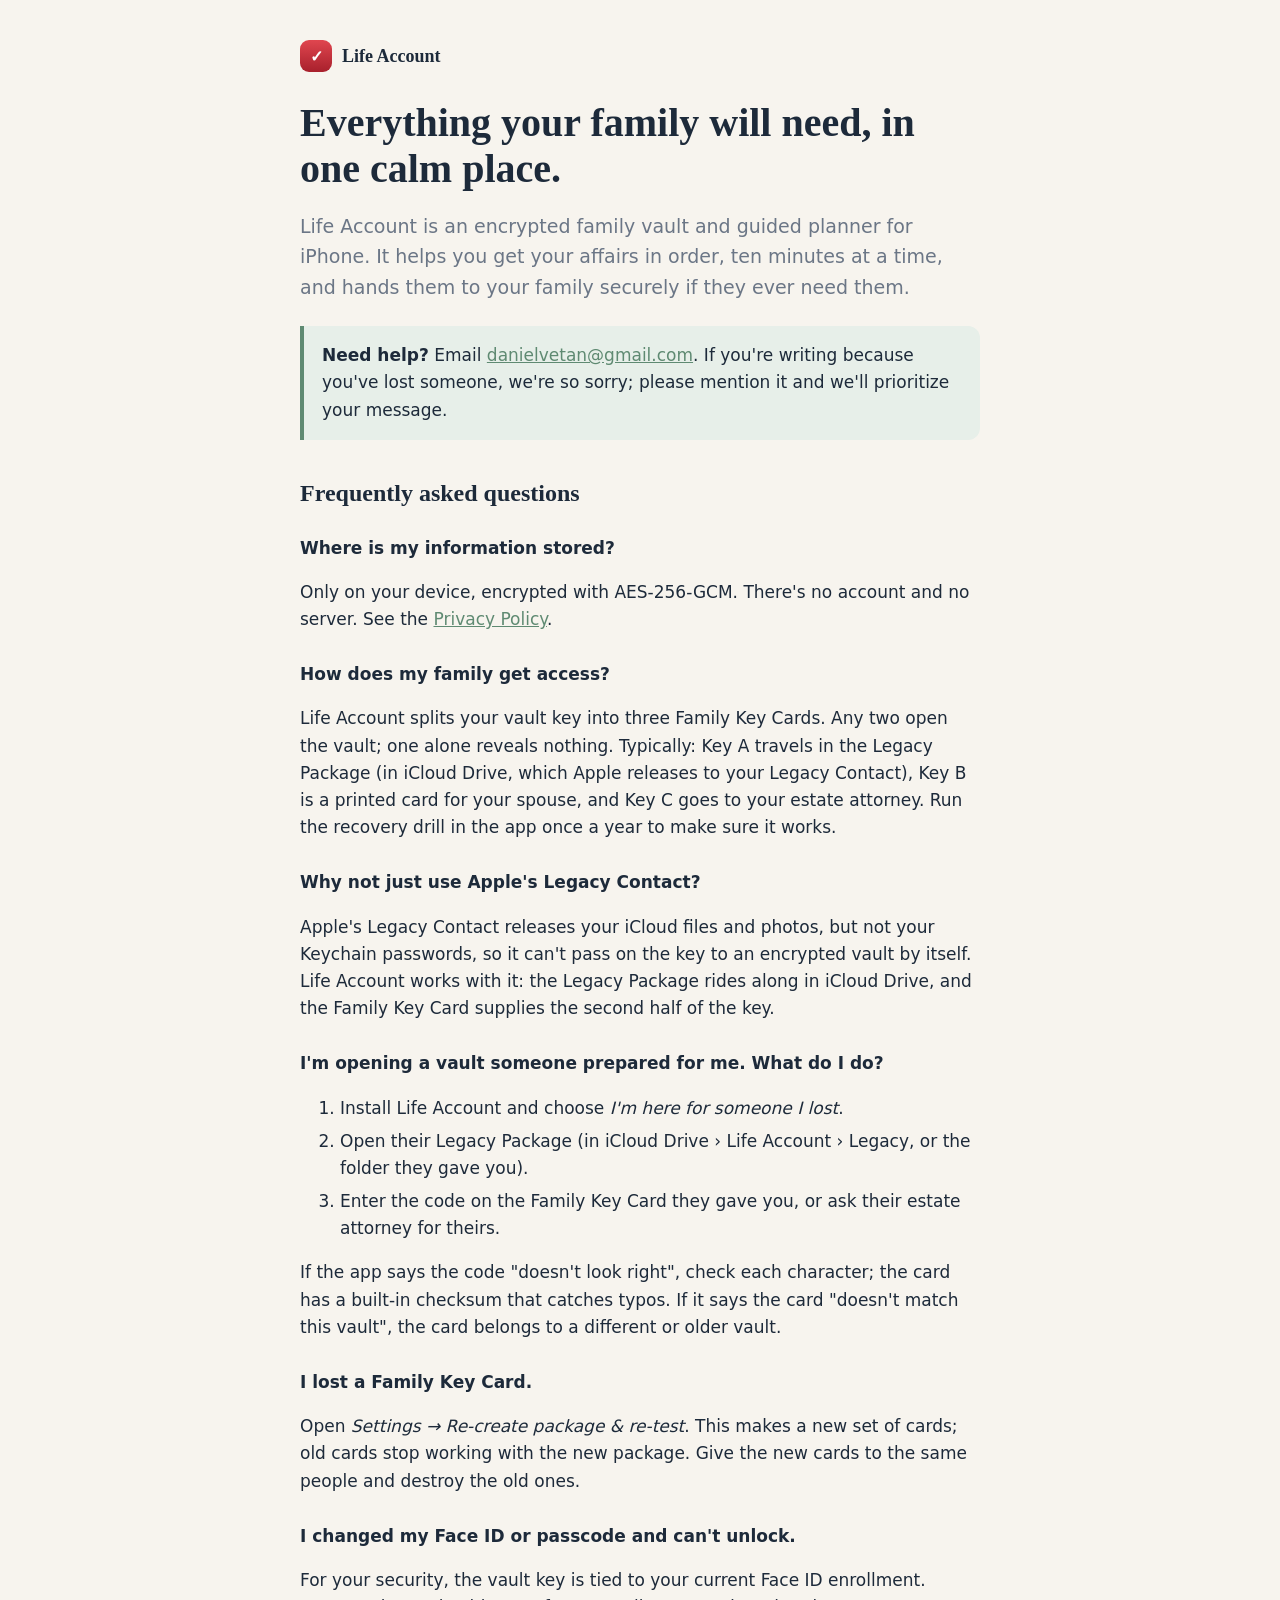
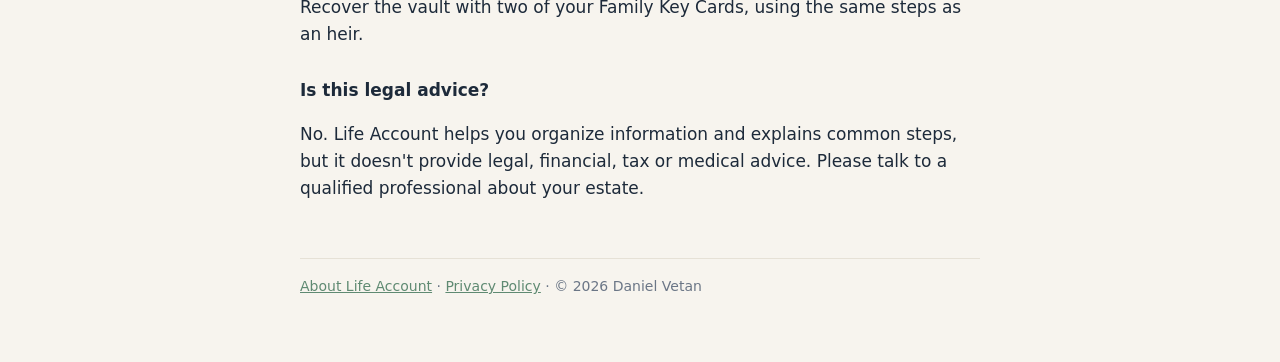
<file: index.html>
<!doctype html>
<html lang="en">
<head>
<meta charset="utf-8">
<meta name="viewport" content="width=device-width, initial-scale=1">
<title>Life Account — Support</title>
<link rel="stylesheet" href="style.css">
</head>
<body>
<main>
  <span class="brand"><span class="mark">✓</span> Life Account</span>
  <h1>Everything your family will need, in one calm place.</h1>
  <p class="lede">Life Account is an encrypted family vault and guided planner for iPhone. It helps you get your affairs in order, ten minutes at a time, and hands them to your family securely if they ever need them.</p>

  <div class="callout">
    <strong>Need help?</strong> Email <a href="mailto:danielvetan@gmail.com">danielvetan@gmail.com</a>. If you're writing because you've lost someone, we're so sorry; please mention it and we'll prioritize your message.
  </div>

  <h2>Frequently asked questions</h2>

  <h3>Where is my information stored?</h3>
  <p>Only on your device, encrypted with AES-256-GCM. There's no account and no server. See the <a href="privacy.html">Privacy Policy</a>.</p>

  <h3>How does my family get access?</h3>
  <p>Life Account splits your vault key into three Family Key Cards. Any two open the vault; one alone reveals nothing. Typically: Key A travels in the Legacy Package (in iCloud Drive, which Apple releases to your Legacy Contact), Key B is a printed card for your spouse, and Key C goes to your estate attorney. Run the recovery drill in the app once a year to make sure it works.</p>

  <h3>Why not just use Apple's Legacy Contact?</h3>
  <p>Apple's Legacy Contact releases your iCloud files and photos, but not your Keychain passwords, so it can't pass on the key to an encrypted vault by itself. Life Account works with it: the Legacy Package rides along in iCloud Drive, and the Family Key Card supplies the second half of the key.</p>

  <h3>I'm opening a vault someone prepared for me. What do I do?</h3>
  <ol>
    <li>Install Life Account and choose <em>I'm here for someone I lost</em>.</li>
    <li>Open their Legacy Package (in iCloud Drive › Life Account › Legacy, or the folder they gave you).</li>
    <li>Enter the code on the Family Key Card they gave you, or ask their estate attorney for theirs.</li>
  </ol>
  <p>If the app says the code "doesn't look right", check each character; the card has a built-in checksum that catches typos. If it says the card "doesn't match this vault", the card belongs to a different or older vault.</p>

  <h3>I lost a Family Key Card.</h3>
  <p>Open <em>Settings → Re-create package &amp; re-test</em>. This makes a new set of cards; old cards stop working with the new package. Give the new cards to the same people and destroy the old ones.</p>

  <h3>I changed my Face ID or passcode and can't unlock.</h3>
  <p>For your security, the vault key is tied to your current Face ID enrollment. Recover the vault with two of your Family Key Cards, using the same steps as an heir.</p>

  <h3>Is this legal advice?</h3>
  <p>No. Life Account helps you organize information and explains common steps, but it doesn't provide legal, financial, tax or medical advice. Please talk to a qualified professional about your estate.</p>

  <footer><a href="marketing.html">About Life Account</a> · <a href="privacy.html">Privacy Policy</a> · © 2026 Daniel Vetan</footer>
</main>
</body>
</html>
</file>
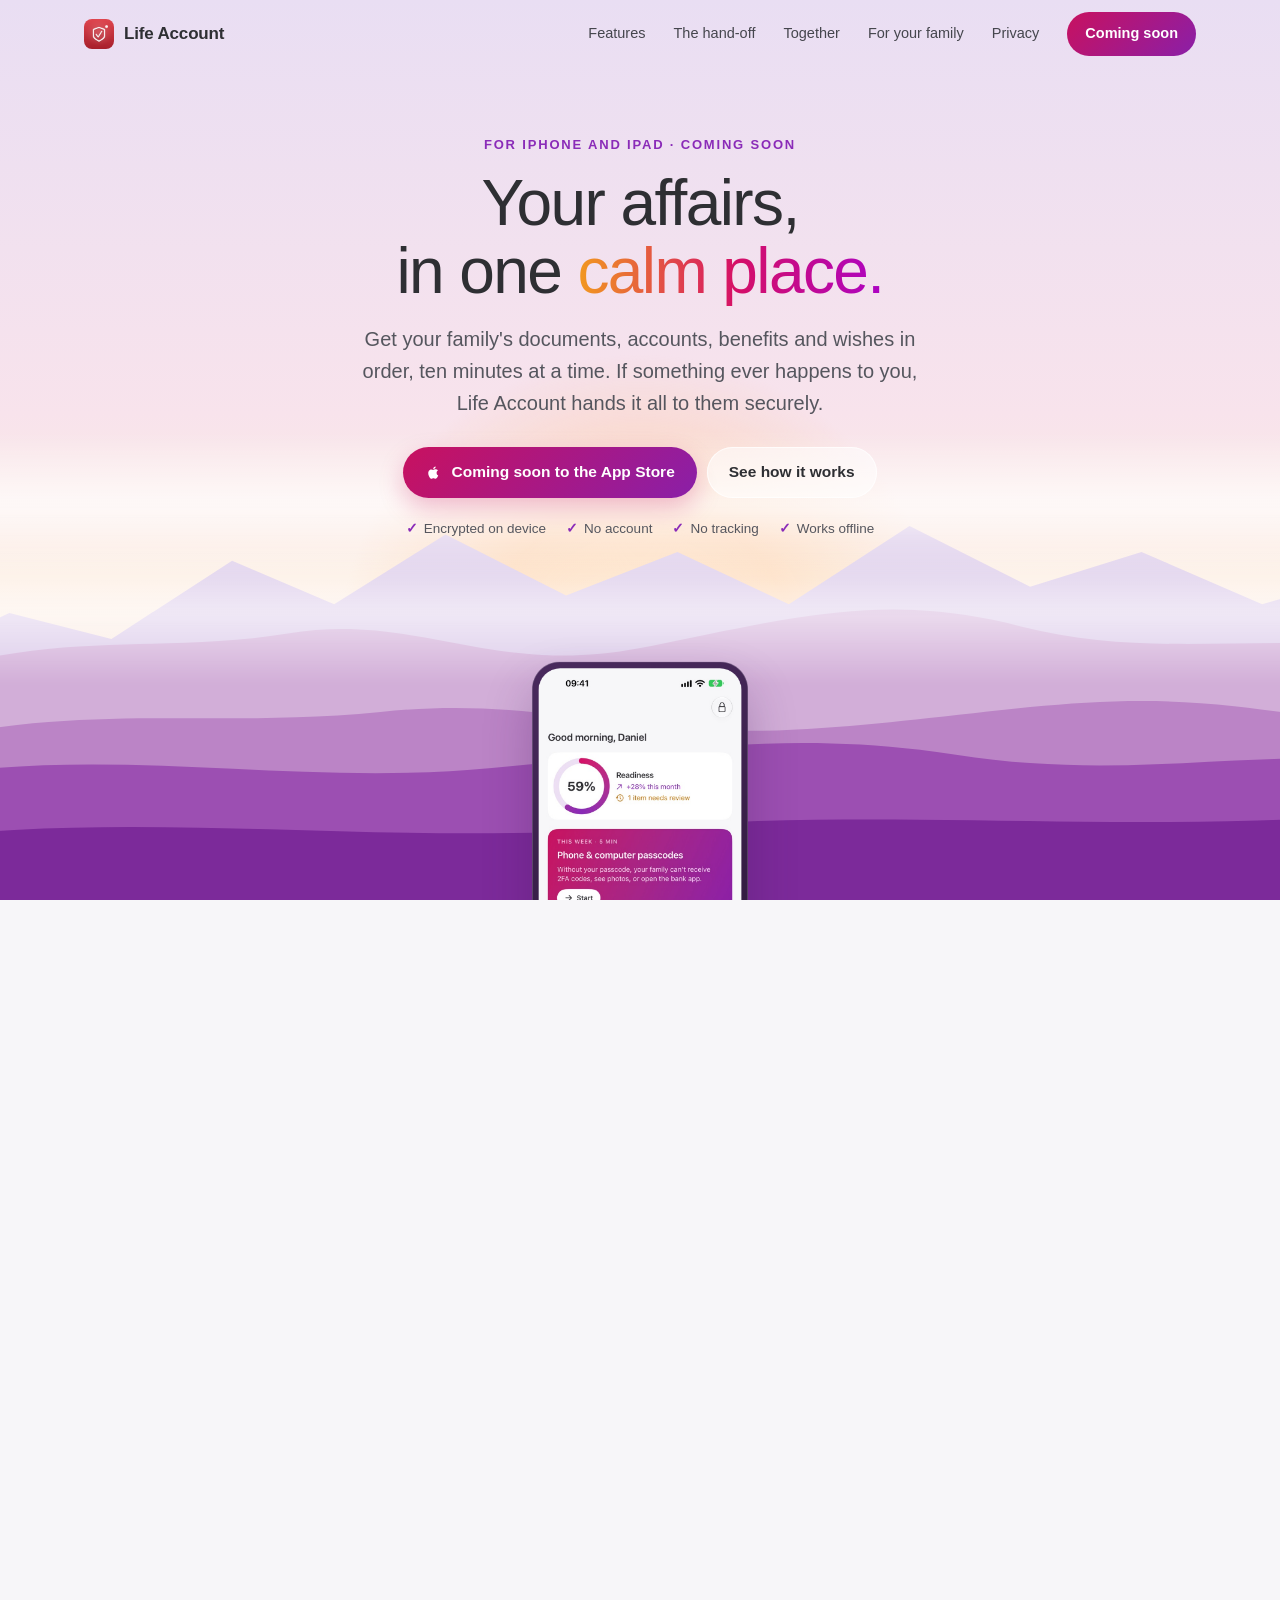
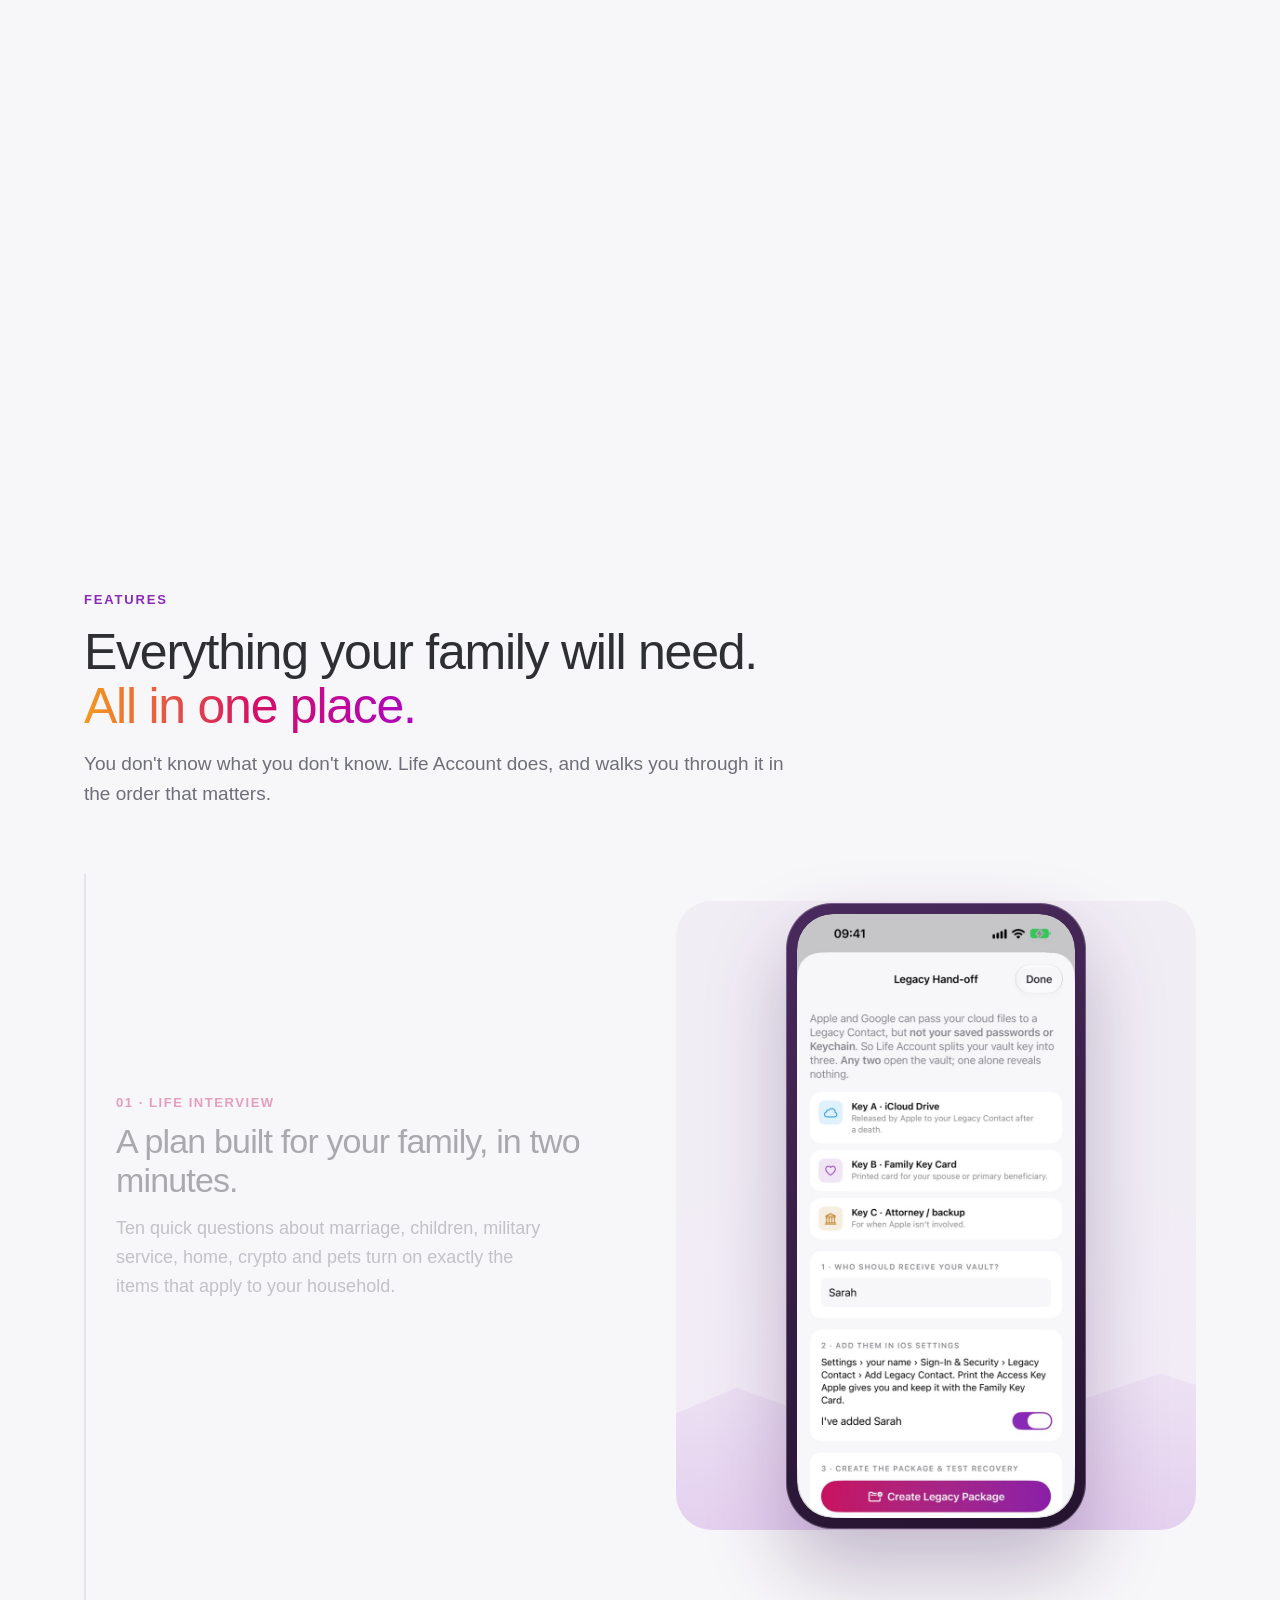
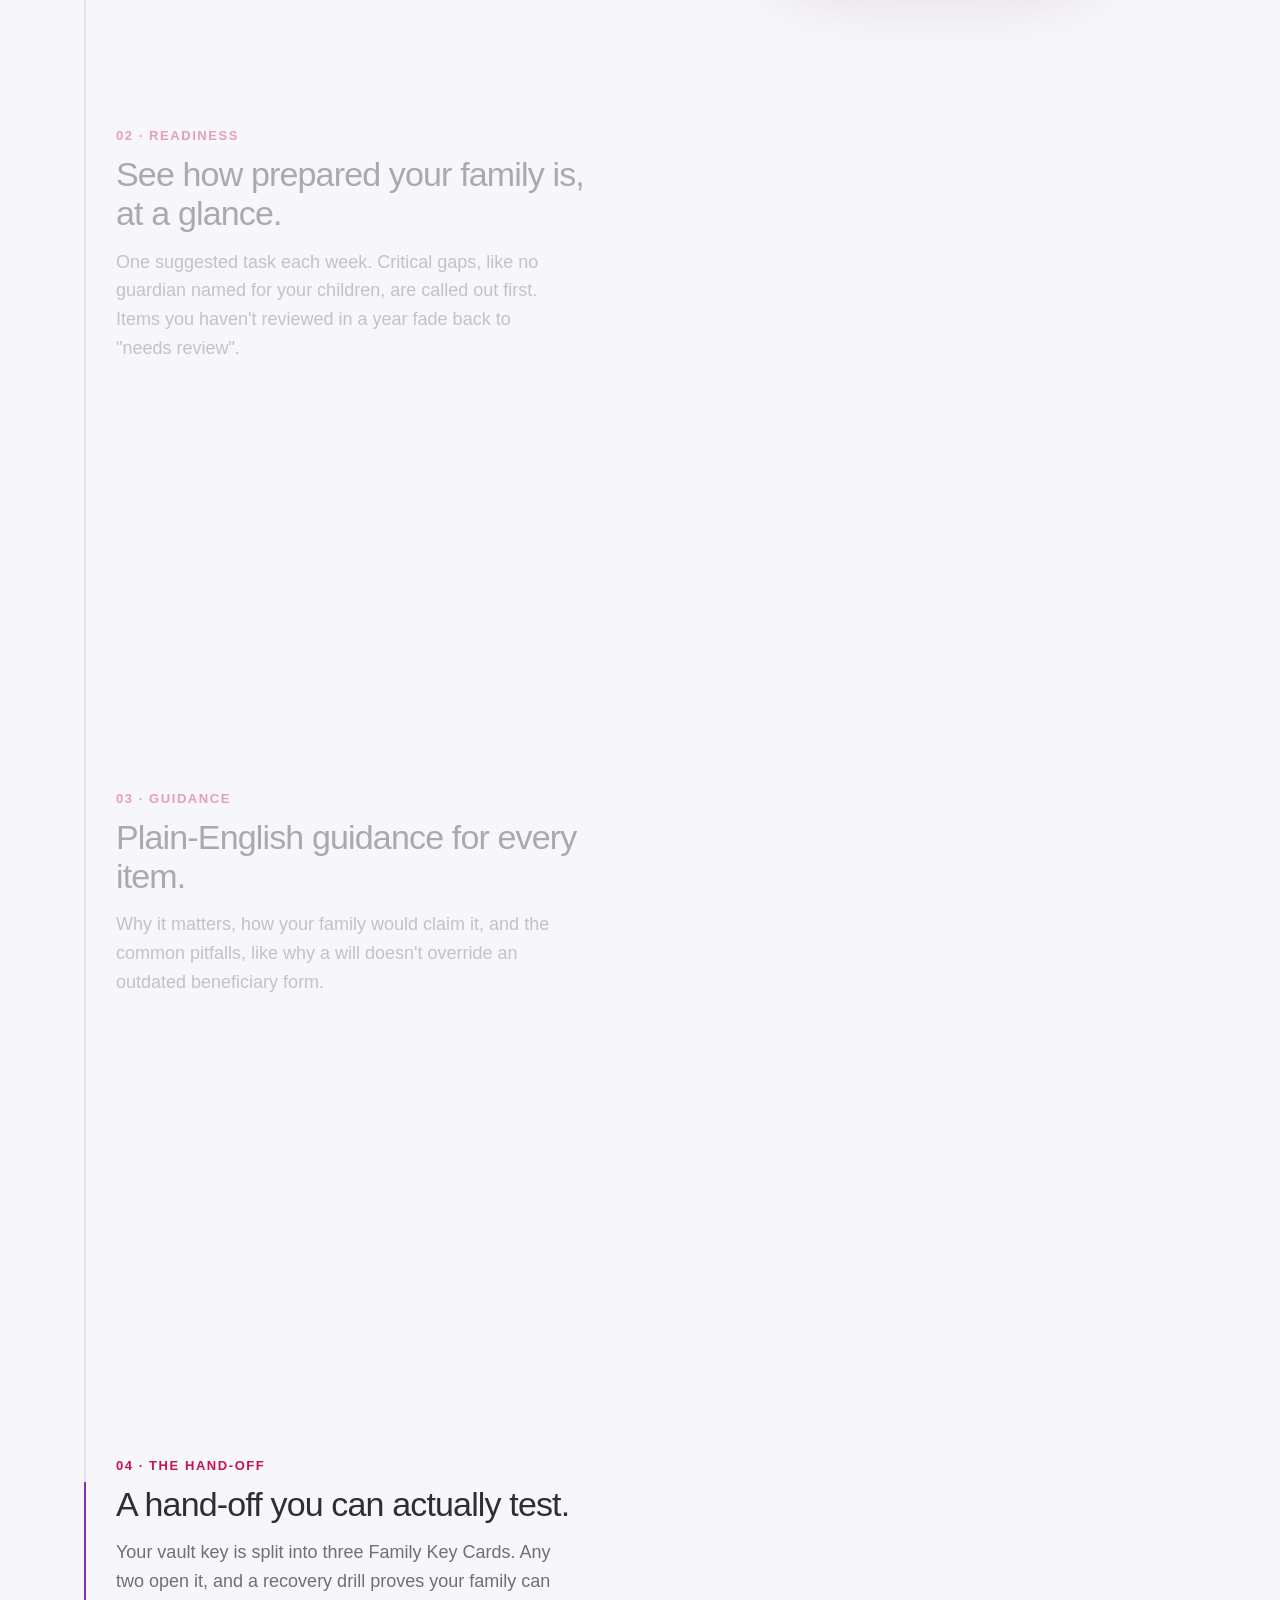
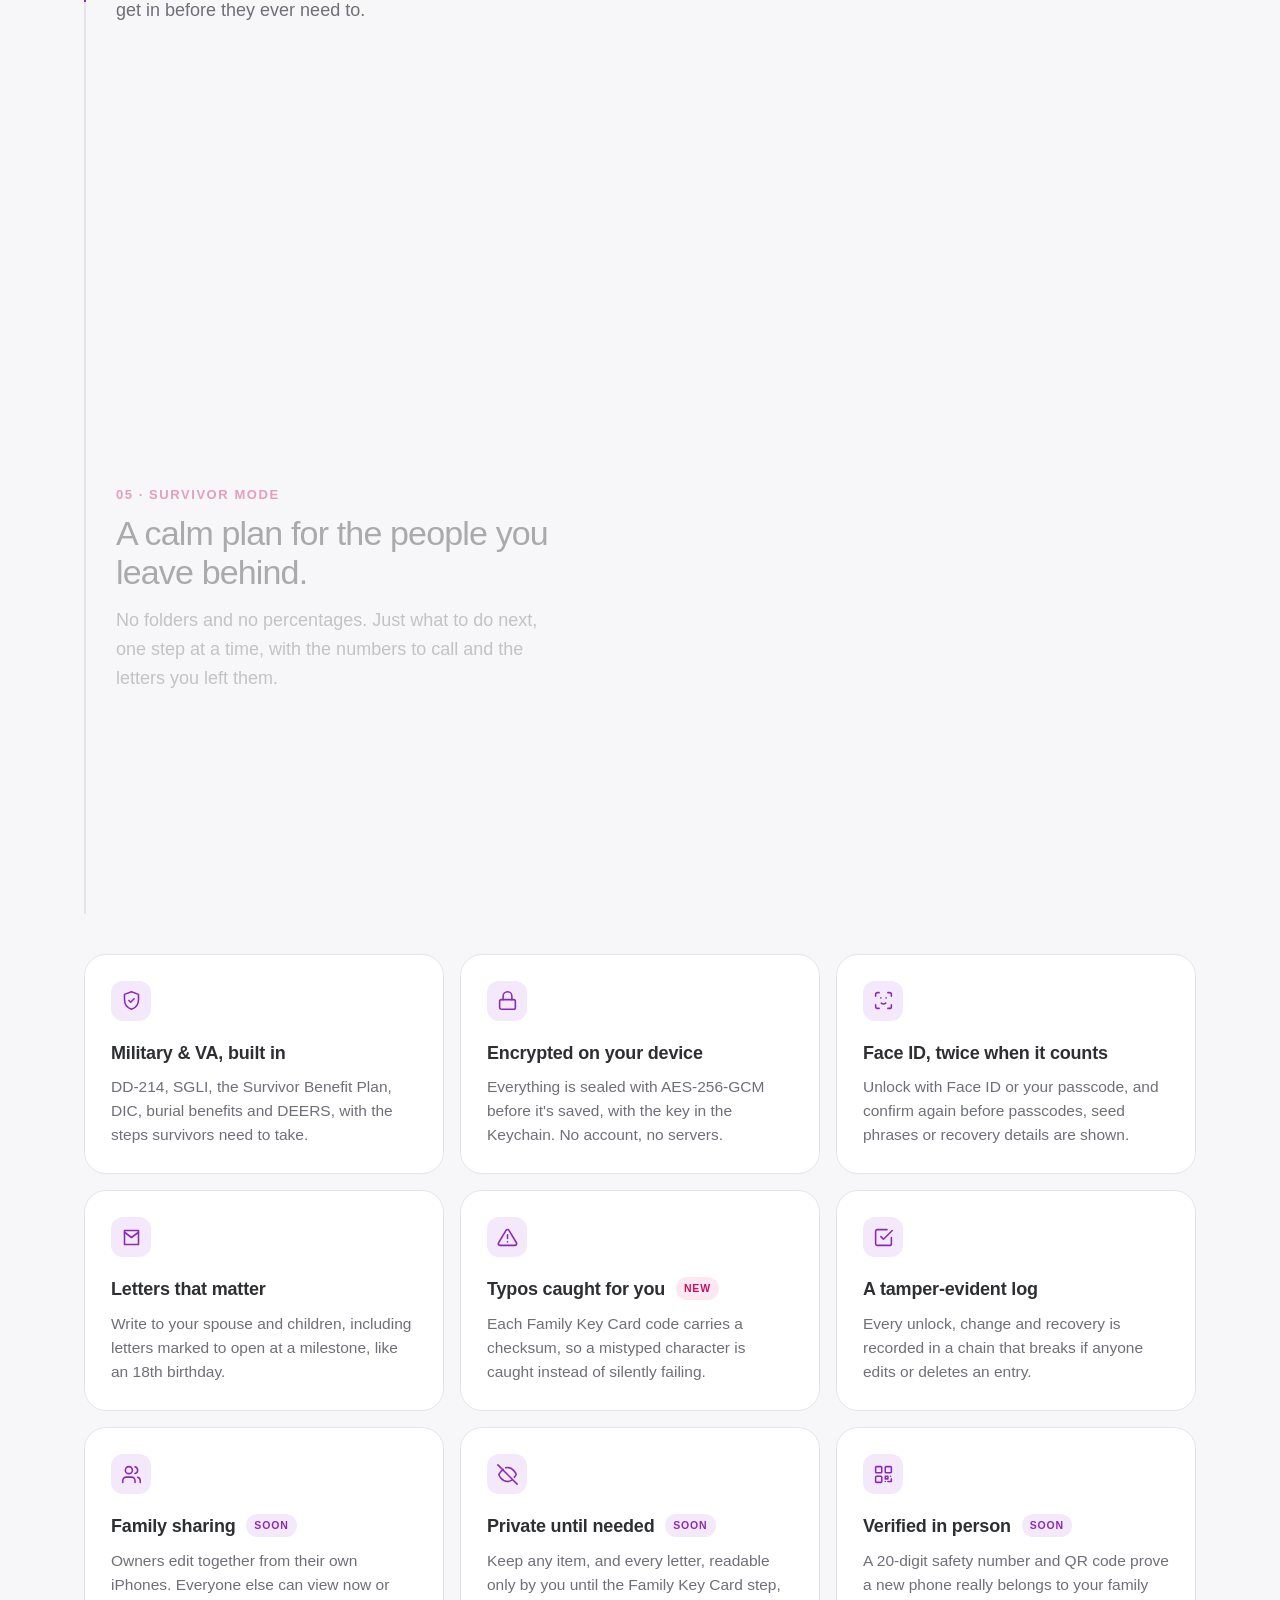
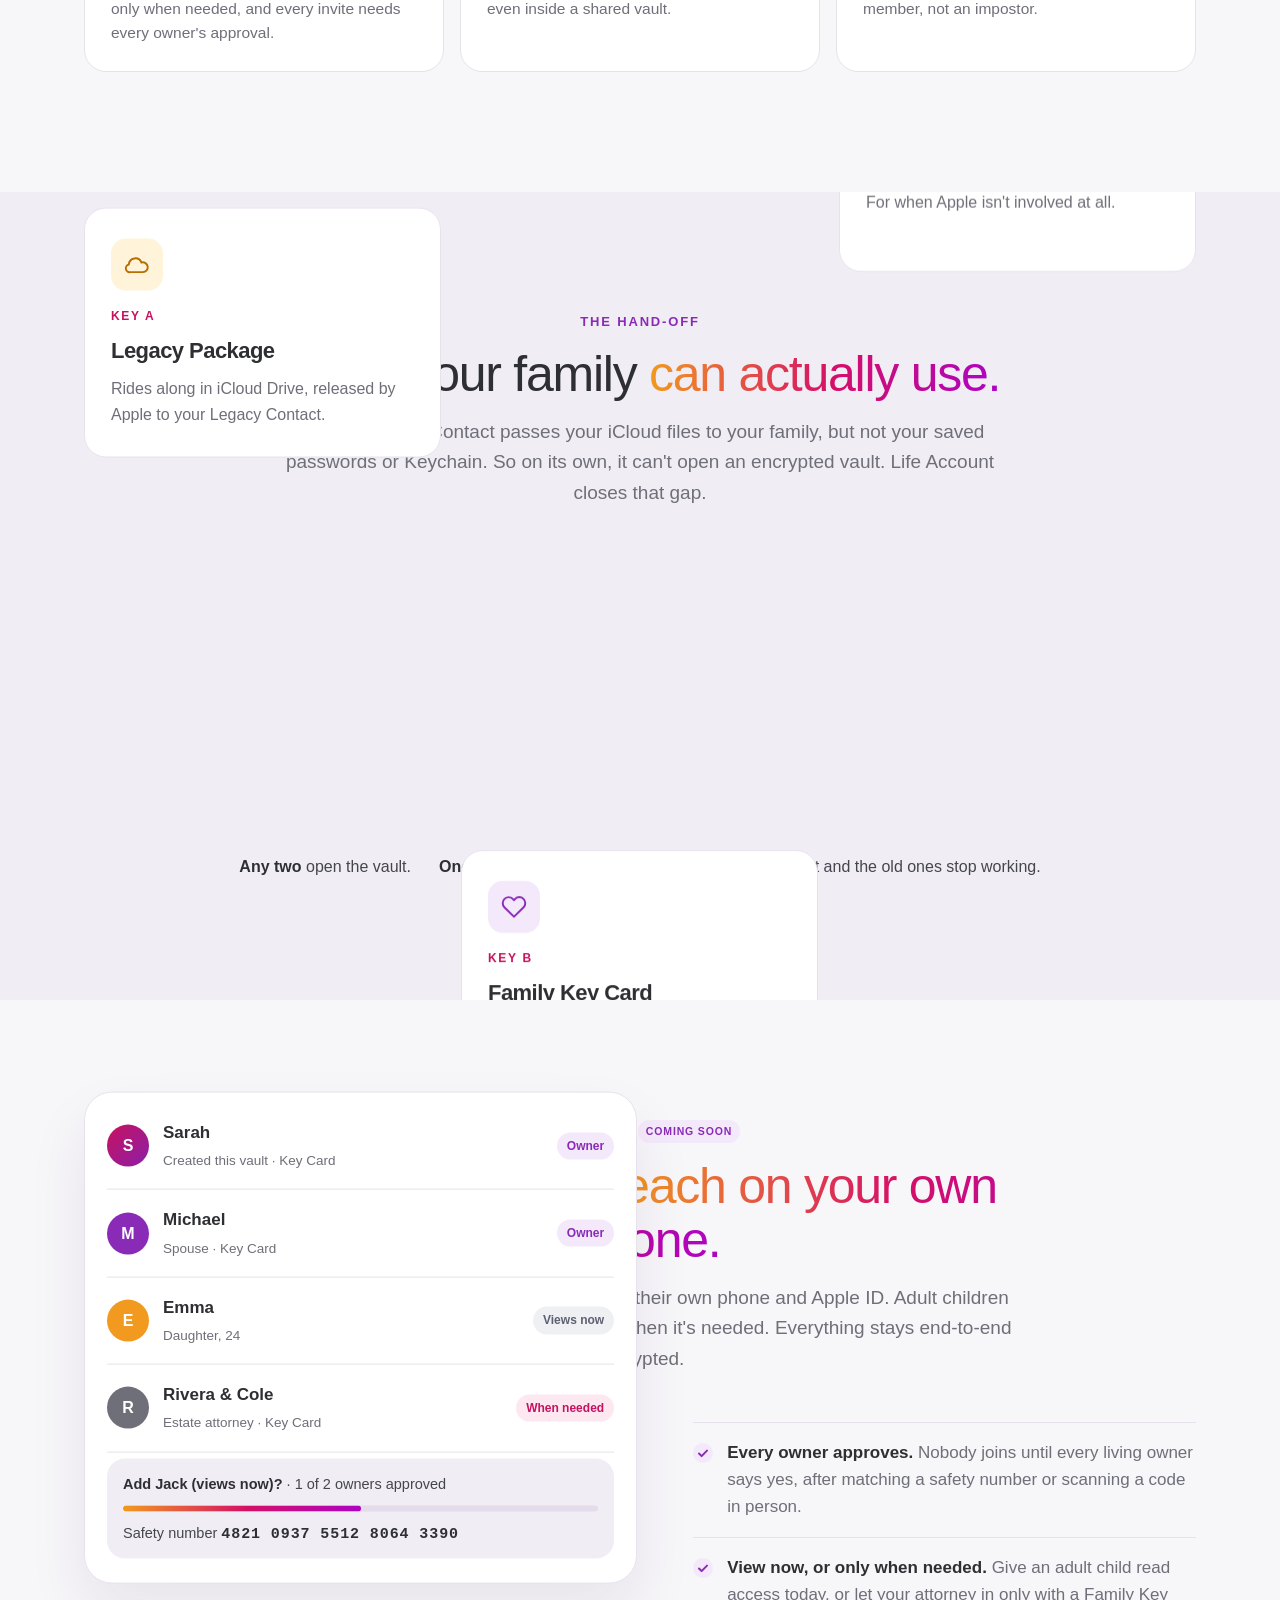
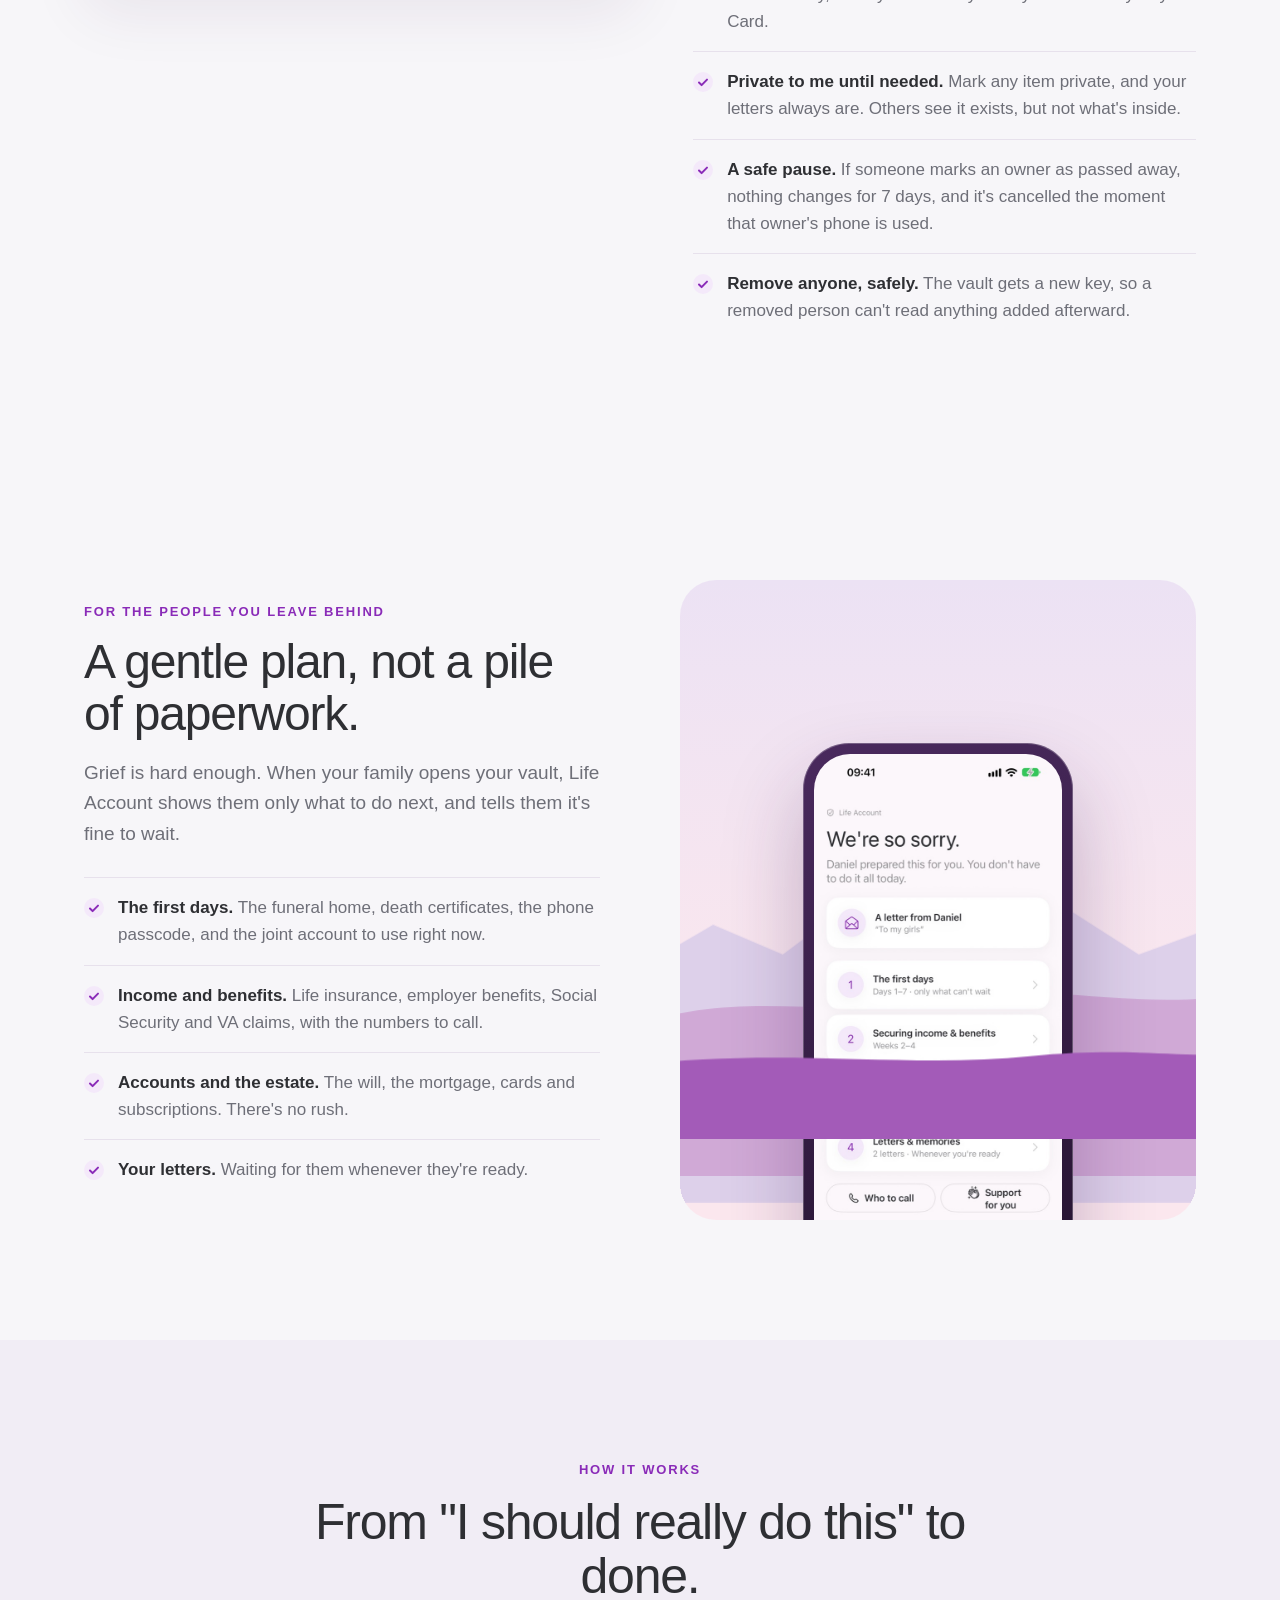
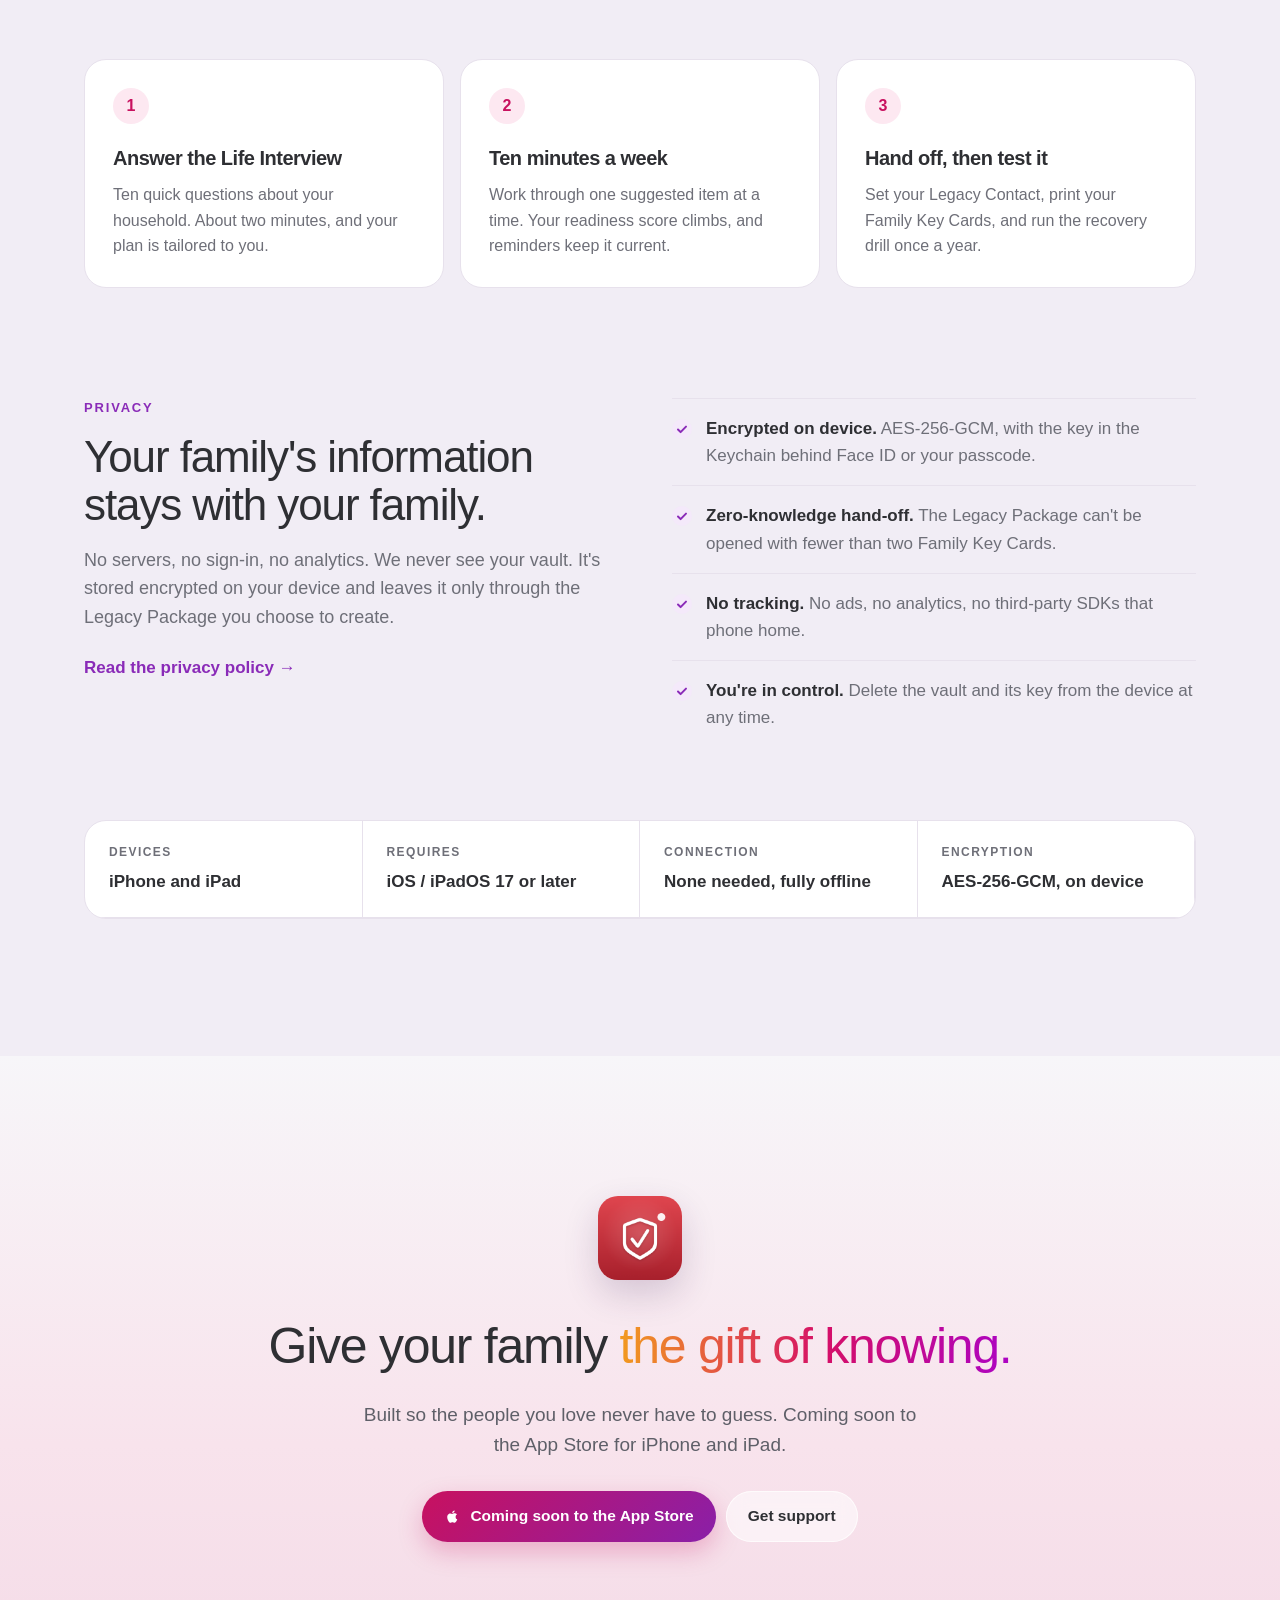
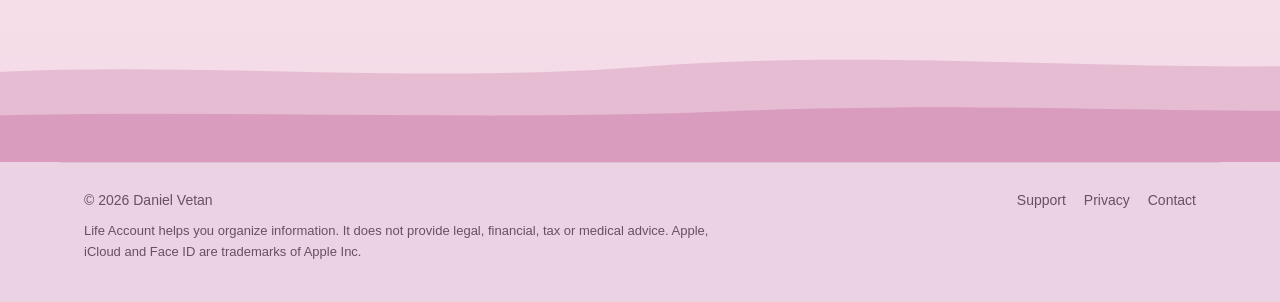
<file: marketing.html>
<!doctype html>
<html lang="en">
<head>
<meta charset="utf-8">
<meta name="viewport" content="width=device-width, initial-scale=1, viewport-fit=cover">
<title>Life Account — Everything your family will need, in one calm place</title>
<meta name="description" content="An encrypted family vault and guided planner for iPhone and iPad. Get your affairs in order ten minutes at a time, and hand them to your family securely if they ever need them.">
<meta property="og:title" content="Life Account — Everything your family will need, in one calm place">
<meta property="og:description" content="An encrypted family vault and guided planner. No account, no servers, no tracking.">
<meta property="og:image" content="https://danielvetan.github.io/life-account-site/images/icon-512.png">
<meta name="theme-color" content="#f7f6f9">
<link rel="icon" href="images/favicon.png">
<link rel="apple-touch-icon" href="images/apple-touch-icon.png">
<style>
:root {
  --bg: #f7f6f9; --bg-2: #f1edf5; --card: #ffffff; --line: #e7e1ec;
  --ink: #2e2f33; --text: #45464d; --muted: #6e6f78;
  --accent: #8a2bb8; --accent-wash: #f4e9fa; --rose: #c8115f; --rose-wash: #fde8f1;
  --amber: #ffba32; --magenta: #d50f67; --violet: #ac04c4;
  --spectrum: linear-gradient(90deg, #f29a1f 0%, #d50f67 52%, #ac04c4 100%);
  --brand: linear-gradient(135deg, #c8115f, #8a1fa8);
  --sky-top: #e9def3; --sky-mid: #f8e3ec; --sky-low: #fdeee2;
  --radius: 22px; --max: 1160px;
  --sans: -apple-system, BlinkMacSystemFont, "SF Pro Display", "Segoe UI", Roboto, sans-serif;
  --text-font: -apple-system, BlinkMacSystemFont, "SF Pro Text", "Segoe UI", Roboto, sans-serif;
  color-scheme: light;
}
* { box-sizing: border-box; }
html { scroll-padding-top: 76px; }
body { margin: 0; background: var(--bg); color: var(--text); font: 17px/1.6 var(--text-font); -webkit-font-smoothing: antialiased; overflow-x: hidden; }
img { display: block; max-width: 100%; }
a { color: inherit; }
h1, h2, h3 { font-family: var(--sans); color: var(--ink); margin: 0; letter-spacing: -0.025em; font-weight: 500; }
p { margin: 0; }
.wrap { max-width: var(--max); margin: 0 auto; padding: 0 24px; }
.eyebrow { font-size: 13px; font-weight: 600; letter-spacing: .14em; text-transform: uppercase; color: var(--accent); }

.grad { background: var(--spectrum); -webkit-background-clip: text; background-clip: text; color: transparent; }

/* ---------- Nav ---------- */
nav.top { position: fixed; inset: 0 0 auto; z-index: 50; transition: background .3s, box-shadow .3s, color .3s; }
nav.top .wrap { display: flex; align-items: center; justify-content: space-between; height: 68px; }
nav.top.solid { background: rgba(247, 246, 249, .86); backdrop-filter: saturate(160%) blur(16px); -webkit-backdrop-filter: saturate(160%) blur(16px); box-shadow: 0 1px 0 var(--line); }
.brand { display: flex; align-items: center; gap: 10px; text-decoration: none; color: var(--ink); font: 600 17px var(--sans); letter-spacing: -.01em; }
.brand img { width: 30px; height: 30px; border-radius: 8px; }
.links { display: flex; align-items: center; gap: 28px; font-size: 14.5px; }
.links a { text-decoration: none; color: var(--text); }
.links a:hover { color: var(--ink); }
.pill { display: inline-flex; align-items: center; gap: 8px; padding: 10px 18px; border-radius: 999px; background: var(--brand); color: #fff !important; font-weight: 550; text-decoration: none; font-size: 14.5px; }
@media (max-width: 760px) { .links a:not(.pill) { display: none; } }

/* ---------- Hero: layered landscape + scroll push-in ---------- */
.hero { position: relative; height: 230vh; }
.hero-stage { position: sticky; top: 0; height: 100vh; overflow: hidden; background: linear-gradient(180deg, var(--sky-top) 0%, var(--sky-mid) 46%, var(--sky-low) 64%, #f6e6ef 100%); }
.layer { position: absolute; left: -8%; right: -8%; bottom: 0; will-change: transform; transform-origin: 50% 100%; }
.layer svg { width: 100%; height: 100%; display: block; }
.sun { position: absolute; left: 50%; top: 38%; width: 70vmin; height: 70vmin; margin-left: -35vmin; border-radius: 50%; background: radial-gradient(circle, rgba(255, 226, 196, .95) 0%, rgba(255, 186, 120, .38) 35%, transparent 68%); will-change: transform; }
.mist { position: absolute; left: -10%; right: -10%; height: 16vh; background: linear-gradient(180deg, transparent, rgba(255, 255, 255, .72) 50%, transparent); filter: blur(6px); will-change: transform; }
.hero-copy { position: absolute; left: 0; right: 0; top: 15vh; text-align: center; z-index: 5; padding: 0 24px; will-change: transform, opacity; }
.hero-copy h1 { font-size: clamp(38px, 5.6vw, 64px); line-height: 1.06; }
.hero-copy p { font-size: clamp(17px, 1.6vw, 20px); color: #55565e; max-width: 560px; margin: 18px auto 28px; }
.ctas { display: flex; gap: 10px; justify-content: center; flex-wrap: wrap; }
.btn { display: inline-flex; align-items: center; gap: 9px; padding: 13px 22px; border-radius: 999px; font-weight: 560; font-size: 15.5px; text-decoration: none; transition: transform .15s, background .2s; }
.btn:active { transform: scale(.98); }
.btn-dark { background: var(--brand); color: #fff; box-shadow: 0 10px 24px rgba(200, 17, 95, .25); }
.btn-glass { background: rgba(255, 255, 255, .55); color: var(--ink); backdrop-filter: blur(10px); -webkit-backdrop-filter: blur(10px); box-shadow: inset 0 0 0 1px rgba(255, 255, 255, .7); }
.btn svg { width: 17px; height: 17px; }
.hero-device { position: absolute; left: 50%; bottom: 0; z-index: 5; width: min(360px, 62vw); margin-left: calc(min(360px, 62vw) / -2); transform-origin: 50% 100%; will-change: transform; }
.device { border-radius: 46px; padding: 11px; background: linear-gradient(160deg, #4a2a5e, #24132f); box-shadow: 0 40px 80px rgba(61, 26, 82, .28), 0 0 0 1px rgba(255, 255, 255, .25) inset; }
.device img { border-radius: 36px; width: 100%; }
.trust { display: flex; justify-content: center; gap: 8px 20px; flex-wrap: wrap; margin-top: 20px; font-size: 13.5px; color: #55565e; }
.trust span::before { content: "✓"; color: var(--accent); font-weight: 700; margin-right: 6px; }

/* ---------- Features: pinned phone storytelling ---------- */
section.block { padding: 120px 0; position: relative; }
.head { max-width: 720px; margin-bottom: 64px; }
.head h2, .center h2 { font-size: clamp(32px, 4.4vw, 50px); line-height: 1.08; margin: 14px 0 16px; }
.head p { color: var(--muted); font-size: 19px; }
.story { display: grid; grid-template-columns: 1fr 1fr; gap: 72px; }
.chapters { position: relative; }
.chapters::before { content: ""; position: absolute; left: 0; top: 0; bottom: 0; width: 2px; background: var(--line); }
.chapter { min-height: 72vh; display: flex; flex-direction: column; justify-content: center; padding-left: 32px; position: relative; opacity: .38; transition: opacity .45s; }
.chapter::before { content: ""; position: absolute; left: 0; top: 50%; height: 0; width: 2px; background: var(--accent); transition: height .45s, top .45s; }
.chapter.active { opacity: 1; }
.chapter.active::before { top: calc(50% - 60px); height: 120px; }
.chapter .num { font: 600 13px var(--sans); color: var(--rose); letter-spacing: .12em; margin-bottom: 12px; }
.chapter h3 { font-size: clamp(26px, 2.8vw, 34px); line-height: 1.15; margin-bottom: 14px; }
.chapter p { color: var(--muted); font-size: 18px; max-width: 440px; }
.chapter .inline-shot { display: none; }
.pin { position: sticky; top: 12vh; height: 76vh; display: flex; align-items: center; justify-content: center; }
.pin-bg { position: absolute; inset: 4% 0; border-radius: 36px; background: radial-gradient(120% 90% at 50% 100%, var(--accent-wash), var(--bg-2) 70%); overflow: hidden; }
.pin-bg::after { content: ""; position: absolute; left: -10%; right: -10%; bottom: -1px; height: 38%; background: linear-gradient(180deg, transparent, rgba(138, 43, 184, .14)); clip-path: polygon(0 60%, 18% 40%, 34% 55%, 52% 30%, 70% 48%, 86% 34%, 100% 46%, 100% 100%, 0 100%); }
.pin .device { position: relative; width: min(300px, 80%); }
.pin .screens { position: relative; border-radius: 36px; overflow: hidden; aspect-ratio: 1320 / 2868; }
.pin .screens img { position: absolute; inset: 0; width: 100%; height: 100%; object-fit: cover; opacity: 0; transform: scale(1.03); transition: opacity .55s ease, transform .7s ease; }
.pin .screens img.on { opacity: 1; transform: none; }
@media (max-width: 900px) {
  .story { grid-template-columns: 1fr; gap: 0; }
  .pin { display: none; }
  .chapters::before, .chapter::before { display: none; }
  .chapter { min-height: 0; opacity: 1; padding: 0 0 72px; }
  .chapter .inline-shot { display: block; width: min(280px, 78%); margin: 28px auto 0; border-radius: 36px; border: 9px solid #2a1a36; box-shadow: 0 24px 50px rgba(61, 26, 82, .2); }
}

/* Feature grid */
.grid { display: grid; grid-template-columns: repeat(3, 1fr); gap: 16px; margin-top: 40px; }
@media (max-width: 900px) { .grid { grid-template-columns: repeat(2, 1fr); } }
@media (max-width: 600px) { .grid { grid-template-columns: 1fr; } }
.card { background: var(--card); border: 1px solid var(--line); border-radius: var(--radius); padding: 26px; transition: transform .3s, box-shadow .3s; }
.card:hover { transform: translateY(-3px); box-shadow: 0 18px 40px rgba(61, 26, 82, .07); }
.card .ico { width: 40px; height: 40px; border-radius: 12px; display: grid; place-items: center; background: var(--accent-wash); color: var(--accent); margin-bottom: 18px; }
.card .ico svg { width: 21px; height: 21px; }
.card h3 { font-size: 18px; font-weight: 600; letter-spacing: -.01em; margin-bottom: 8px; }
.card p { color: var(--muted); font-size: 15.5px; line-height: 1.55; }
.badge { display: inline-block; font-size: 10.5px; font-weight: 700; letter-spacing: .08em; padding: 3px 8px; border-radius: 999px; background: var(--rose-wash); color: var(--rose); vertical-align: 3px; margin-left: 6px; }
.badge.soon { background: var(--accent-wash); color: var(--accent); }

/* ---------- Hand-off: parallax cards ---------- */
.handoff { background: var(--bg-2); overflow: hidden; }
.center { text-align: center; max-width: 760px; margin: 0 auto 56px; }
.center p { color: var(--muted); font-size: 19px; }
.keys { position: relative; display: grid; grid-template-columns: repeat(3, 1fr); gap: 20px; }
@media (max-width: 800px) { .keys { grid-template-columns: 1fr; } }
.key { background: var(--card); border: 1px solid var(--line); border-radius: var(--radius); padding: 30px 26px; will-change: transform; }
.key .tag { font: 700 12px var(--sans); letter-spacing: .14em; color: var(--rose); }
.key h3 { font-size: 22px; margin: 10px 0 8px; font-weight: 600; }
.key p { color: var(--muted); font-size: 16px; }
.key .glyph { width: 52px; height: 52px; border-radius: 15px; display: grid; place-items: center; margin-bottom: 18px; }
.key .glyph svg { width: 26px; height: 26px; }
.rule { display: flex; justify-content: center; gap: 12px 28px; flex-wrap: wrap; margin-top: 40px; color: var(--text); font-size: 16px; }
.rule b { color: var(--ink); font-weight: 600; }

/* ---------- Together (shared vault) ---------- */
.together { overflow: hidden; }
.together .center { margin-bottom: 48px; }
.people { display: grid; grid-template-columns: 1.1fr 1fr; gap: 56px; align-items: center; }
@media (max-width: 900px) { .people { grid-template-columns: 1fr; gap: 40px; } }
.roster { background: var(--card); border: 1px solid var(--line); border-radius: 28px; padding: 10px 22px; box-shadow: 0 30px 60px rgba(61, 26, 82, .08); will-change: transform; }
.person { display: flex; align-items: center; gap: 14px; padding: 16px 0; border-bottom: 1px solid var(--line); }
.person:last-child { border-bottom: 0; }
.avatar { width: 42px; height: 42px; border-radius: 50%; display: grid; place-items: center; color: #fff; font: 600 16px var(--sans); flex: none; }
.person b { color: var(--ink); font-weight: 600; display: block; }
.person small { color: var(--muted); font-size: 13.5px; }
.role { margin-left: auto; font-size: 12px; font-weight: 600; padding: 4px 10px; border-radius: 999px; white-space: nowrap; }
.role.owner { background: var(--accent-wash); color: var(--accent); }
.role.now { background: #eef0f3; color: #5d6070; }
.role.later { background: var(--rose-wash); color: var(--rose); }
.approve { margin: 6px 0 14px; padding: 14px 16px; border-radius: 18px; background: var(--bg-2); font-size: 14.5px; color: var(--text); }
.approve .bar { height: 6px; border-radius: 6px; background: #e4dcea; margin-top: 10px; overflow: hidden; }
.approve .bar i { display: block; height: 100%; width: 50%; background: var(--spectrum); border-radius: 6px; }
.safety { font: 600 15px ui-monospace, "SF Mono", Menlo, monospace; letter-spacing: .06em; color: var(--ink); }

/* ---------- Survivor split with parallax device ---------- */
.split { display: grid; grid-template-columns: 1fr 1fr; gap: 80px; align-items: center; }
@media (max-width: 900px) { .split { grid-template-columns: 1fr; gap: 48px; } }
.split h2 { font-size: clamp(32px, 4.2vw, 48px); line-height: 1.08; margin: 14px 0 18px; }
.split .lead { color: var(--muted); font-size: 19px; margin-bottom: 28px; }
.points { list-style: none; padding: 0; margin: 0; }
.points li { padding: 16px 0 16px 34px; border-top: 1px solid var(--line); position: relative; color: var(--muted); }
.points li::before { content: ""; position: absolute; left: 0; top: 20px; width: 20px; height: 20px; border-radius: 50%; background: var(--accent-wash) url("data:image/svg+xml,%3Csvg xmlns='http://www.w3.org/2000/svg' viewBox='0 0 20 20'%3E%3Cpath d='M6 10.5l2.6 2.6L14 7.6' fill='none' stroke='%238a2bb8' stroke-width='2' stroke-linecap='round' stroke-linejoin='round'/%3E%3C/svg%3E") center/20px no-repeat; }
.points strong { color: var(--ink); font-weight: 600; }
.stage { position: relative; height: 640px; border-radius: 36px; overflow: hidden; background: linear-gradient(180deg, #ece2f4, #fbe7ee 70%); }
@media (max-width: 600px) { .stage { height: 560px; } }
.stage .hill { position: absolute; left: -10%; width: 120%; bottom: 0; display: block; will-change: transform; }
.stage .device { position: absolute; left: 50%; bottom: -40px; width: 270px; margin-left: -135px; will-change: transform; }

/* ---------- Privacy + steps ---------- */
.steps { display: grid; grid-template-columns: repeat(3, 1fr); gap: 16px; counter-reset: s; }
@media (max-width: 800px) { .steps { grid-template-columns: 1fr; } }
.step { counter-increment: s; background: var(--card); border: 1px solid var(--line); border-radius: var(--radius); padding: 28px; }
.step::before { content: counter(s); display: grid; place-items: center; width: 36px; height: 36px; border-radius: 50%; background: var(--rose-wash); color: var(--rose); font: 600 16px var(--sans); margin-bottom: 18px; }
.step h3 { font-size: 20px; font-weight: 600; }
.step p { color: var(--muted); font-size: 16px; margin-top: 8px; }
.privacy { display: grid; grid-template-columns: 1fr 1fr; gap: 64px; align-items: start; }
@media (max-width: 900px) { .privacy { grid-template-columns: 1fr; gap: 28px; } }
.textlink { color: var(--accent); font-weight: 600; text-decoration: none; }
.textlink:hover { text-decoration: underline; }
.specs { display: grid; grid-template-columns: repeat(4, 1fr); gap: 0; border: 1px solid var(--line); border-radius: var(--radius); overflow: hidden; background: var(--card); margin-top: 72px; }
@media (max-width: 800px) { .specs { grid-template-columns: 1fr 1fr; } }
.specs div { padding: 22px 24px; border-right: 1px solid var(--line); border-bottom: 1px solid var(--line); }
.specs dt { font-size: 12px; font-weight: 600; letter-spacing: .12em; text-transform: uppercase; color: var(--muted); margin-bottom: 6px; }
.specs dd { margin: 0; color: var(--ink); font-weight: 550; }

/* ---------- Final CTA: landscape again ---------- */
.final { position: relative; overflow: hidden; text-align: center; padding: 140px 0 220px; background: linear-gradient(180deg, var(--bg) 0%, var(--sky-mid) 55%, #f3d9e6 100%); }
.final .hill { position: absolute; left: -10%; width: 120%; bottom: 0; display: block; will-change: transform; }
.final .inner { position: relative; z-index: 2; }
.final img.icon { width: 84px; height: 84px; border-radius: 20px; margin: 0 auto 26px; box-shadow: 0 14px 34px rgba(61, 26, 82, .18); }
.final h2 { font-size: clamp(32px, 4.4vw, 50px); margin-bottom: 14px; }
.final p { color: #5e5f68; font-size: 19px; max-width: 560px; margin: 0 auto 30px; }
footer { background: #ecd3e3; padding: 0 0 40px; color: #6a4f63; font-size: 14px; }
footer .wrap { display: flex; justify-content: space-between; gap: 16px; flex-wrap: wrap; border-top: 1px solid rgba(61, 26, 82, .1); padding-top: 26px; }
footer a { color: #6a4f63; text-decoration: none; margin-left: 18px; }
footer a:hover { color: var(--ink); }
.disclaimer { font-size: 13px; margin-top: 10px; max-width: 640px; }

/* Reveal on scroll */
.reveal { opacity: 0; transform: translateY(28px); transition: opacity .8s ease, transform .8s ease; }
.reveal.in { opacity: 1; transform: none; }

@media (prefers-reduced-motion: reduce) {
  .hero { height: auto; }
  .hero-stage { position: relative; height: 100vh; min-height: 720px; }
  .reveal { opacity: 1; transform: none; transition: none; }
  .layer, .sun, .mist, .hero-copy, .hero-device, .key, .roster, .stage .device, .stage .hill, .final .hill { transform: none !important; }
  .pin .screens img { transition: none; }
}
</style>
</head>
<body>

<nav class="top" id="nav" aria-label="Main">
  <div class="wrap">
    <a class="brand" href="#top"><img src="images/apple-touch-icon.png" alt="">Life Account</a>
    <div class="links">
      <a href="#features">Features</a>
      <a href="#handoff">The hand-off</a>
      <a href="#together">Together</a>
      <a href="#family">For your family</a>
      <a href="#privacy">Privacy</a>
      <a class="pill" href="#final">Coming soon</a>
    </div>
  </div>
</nav>

<!-- HERO -->
<header class="hero" id="top">
  <div class="hero-stage" id="heroStage">
    <div class="sun" data-depth="0.15"></div>

    <div class="layer" data-depth="0.08" style="height:58vh">
      <svg viewBox="0 0 1600 600" preserveAspectRatio="none" aria-hidden="true"><path fill="#dccbea" d="M0 330 L120 270 L230 300 L360 210 L470 260 L590 180 L720 250 L840 200 L960 260 L1090 170 L1220 240 L1340 200 L1470 260 L1600 220 L1600 600 L0 600Z"/></svg>
    </div>
    <div class="mist" data-depth="0.12" style="bottom:36vh"></div>
    <div class="layer" data-depth="0.2" style="height:48vh">
      <svg viewBox="0 0 1600 600" preserveAspectRatio="none" aria-hidden="true"><path fill="#d2aed8" d="M0 300 C160 220 280 260 420 230 C560 200 640 290 800 250 C960 210 1060 170 1210 220 C1350 265 1460 230 1600 250 L1600 600 L0 600Z"/></svg>
    </div>
    <div class="mist" data-depth="0.24" style="bottom:24vh; opacity:.8"></div>
    <div class="layer" data-depth="0.38" style="height:38vh">
      <svg viewBox="0 0 1600 600" preserveAspectRatio="none" aria-hidden="true"><path fill="#bb84c6" d="M0 330 C200 250 330 300 520 270 C700 240 780 320 980 300 C1160 282 1280 230 1440 260 C1520 275 1570 290 1600 300 L1600 600 L0 600Z"/></svg>
    </div>

    <div class="hero-copy" id="heroCopy">
      <div class="eyebrow" style="margin-bottom:14px">For iPhone and iPad · Coming soon</div>
      <h1>Your affairs,<br>in one <span class="grad">calm place.</span></h1>
      <p>Get your family's documents, accounts, benefits and wishes in order, ten minutes at a time. If something ever happens to you, Life Account hands it all to them securely.</p>
      <div class="ctas">
        <a class="btn btn-dark" href="#final"><svg viewBox="0 0 24 24" fill="currentColor" aria-hidden="true"><path d="M16.37 12.6c-.02-2.2 1.8-3.26 1.88-3.31-1.03-1.5-2.62-1.7-3.18-1.73-1.35-.14-2.64.8-3.33.8-.69 0-1.74-.78-2.87-.76-1.47.02-2.83.86-3.59 2.18-1.53 2.66-.39 6.6 1.1 8.75.73 1.05 1.6 2.24 2.73 2.2 1.1-.05 1.51-.71 2.84-.71 1.32 0 1.7.71 2.86.69 1.18-.02 1.93-1.07 2.65-2.13.83-1.22 1.18-2.4 1.2-2.46-.03-.01-2.3-.88-2.3-3.52zM14.2 6.13c.6-.73 1.01-1.75.9-2.76-.87.04-1.92.58-2.54 1.31-.56.65-1.05 1.68-.92 2.67.97.08 1.96-.49 2.56-1.22z"/></svg>Coming soon to the App Store</a>
        <a class="btn btn-glass" href="#features">See how it works</a>
      </div>
      <div class="trust"><span>Encrypted on device</span><span>No account</span><span>No tracking</span><span>Works offline</span></div>
    </div>

    <div class="hero-device" id="heroDevice" aria-hidden="true">
      <div class="device"><img src="images/03-dashboard.jpg?v=3" alt=""></div>
    </div>

    <div class="layer" data-depth="0.62" style="height:22vh; z-index:4">
      <svg viewBox="0 0 1600 300" preserveAspectRatio="none" aria-hidden="true"><path fill="#9c4fb2" d="M0 120 C220 60 420 130 640 100 C820 76 960 40 1140 80 C1320 120 1460 70 1600 90 L1600 300 L0 300Z"/><path fill="#7c2a9a" d="M0 210 C260 160 520 220 800 190 C1080 160 1300 200 1600 170 L1600 300 L0 300Z"/></svg>
    </div>

  </div>
</header>

<!-- FEATURES -->
<section class="block" id="features">
  <div class="wrap">
    <div class="head reveal">
      <div class="eyebrow">Features</div>
      <h2>Everything your family will need.<br><span class="grad">All in one place.</span></h2>
      <p>You don't know what you don't know. Life Account does, and walks you through it in the order that matters.</p>
    </div>

    <div class="story">
      <div class="chapters">
        <div class="chapter" data-shot="0">
          <div class="num">01 · LIFE INTERVIEW</div>
          <h3>A plan built for your family, in two minutes.</h3>
          <p>Ten quick questions about marriage, children, military service, home, crypto and pets turn on exactly the items that apply to your household.</p>
          <img class="inline-shot" src="images/02-interview.jpg?v=3" alt="The Life Interview" loading="lazy">
        </div>
        <div class="chapter" data-shot="1">
          <div class="num">02 · READINESS</div>
          <h3>See how prepared your family is, at a glance.</h3>
          <p>One suggested task each week. Critical gaps, like no guardian named for your children, are called out first. Items you haven't reviewed in a year fade back to "needs review".</p>
          <img class="inline-shot" src="images/03-dashboard.jpg?v=3" alt="Readiness dashboard" loading="lazy">
        </div>
        <div class="chapter" data-shot="2">
          <div class="num">03 · GUIDANCE</div>
          <h3>Plain-English guidance for every item.</h3>
          <p>Why it matters, how your family would claim it, and the common pitfalls, like why a will doesn't override an outdated beneficiary form.</p>
          <img class="inline-shot" src="images/04-detail.jpg?v=3" alt="Playbook item with guidance" loading="lazy">
        </div>
        <div class="chapter" data-shot="3">
          <div class="num">04 · THE HAND-OFF</div>
          <h3>A hand-off you can actually test.</h3>
          <p>Your vault key is split into three Family Key Cards. Any two open it, and a recovery drill proves your family can get in before they ever need to.</p>
          <img class="inline-shot" src="images/05-legacy.jpg?v=3" alt="Legacy hand-off and recovery drill" loading="lazy">
        </div>
        <div class="chapter" data-shot="4">
          <div class="num">05 · SURVIVOR MODE</div>
          <h3>A calm plan for the people you leave behind.</h3>
          <p>No folders and no percentages. Just what to do next, one step at a time, with the numbers to call and the letters you left them.</p>
          <img class="inline-shot" src="images/06-recovery.jpg?v=3" alt="Survivor Mode" loading="lazy">
        </div>
      </div>

      <div class="pin" aria-hidden="true">
        <div class="pin-bg"></div>
        <div class="device"><div class="screens">
          <img src="images/02-interview.jpg?v=3" alt="" class="on">
          <img src="images/03-dashboard.jpg?v=3" alt="">
          <img src="images/04-detail.jpg?v=3" alt="">
          <img src="images/05-legacy.jpg?v=3" alt="">
          <img src="images/06-recovery.jpg?v=3" alt="">
        </div></div>
      </div>
    </div>

    <div class="grid">
      <div class="card reveal"><div class="ico"><svg viewBox="0 0 24 24" fill="none" stroke="currentColor" stroke-width="1.8" stroke-linecap="round" stroke-linejoin="round"><path d="M12 2 4 5v6c0 5 3.4 9.3 8 11 4.6-1.7 8-6 8-11V5z"/><path d="m9 12 2 2 4-4"/></svg></div>
        <h3>Military &amp; VA, built in</h3><p>DD-214, SGLI, the Survivor Benefit Plan, DIC, burial benefits and DEERS, with the steps survivors need to take.</p></div>
      <div class="card reveal"><div class="ico"><svg viewBox="0 0 24 24" fill="none" stroke="currentColor" stroke-width="1.8" stroke-linecap="round" stroke-linejoin="round"><rect x="3" y="11" width="18" height="11" rx="2"/><path d="M7 11V7a5 5 0 0 1 10 0v4"/></svg></div>
        <h3>Encrypted on your device</h3><p>Everything is sealed with AES-256-GCM before it's saved, with the key in the Keychain. No account, no servers.</p></div>
      <div class="card reveal"><div class="ico"><svg viewBox="0 0 24 24" fill="none" stroke="currentColor" stroke-width="1.8" stroke-linecap="round" stroke-linejoin="round"><path d="M7 3H5a2 2 0 0 0-2 2v2M17 3h2a2 2 0 0 1 2 2v2M7 21H5a2 2 0 0 1-2-2v-2M17 21h2a2 2 0 0 0 2-2v-2M9 9h.01M15 9h.01M9.5 15a3.5 3.5 0 0 0 5 0"/></svg></div>
        <h3>Face ID, twice when it counts</h3><p>Unlock with Face ID or your passcode, and confirm again before passcodes, seed phrases or recovery details are shown.</p></div>
      <div class="card reveal"><div class="ico"><svg viewBox="0 0 24 24" fill="none" stroke="currentColor" stroke-width="1.8" stroke-linecap="round" stroke-linejoin="round"><path d="M4 4h16v16H4z"/><path d="m4 6 8 6 8-6"/></svg></div>
        <h3>Letters that matter</h3><p>Write to your spouse and children, including letters marked to open at a milestone, like an 18th birthday.</p></div>
      <div class="card reveal"><div class="ico"><svg viewBox="0 0 24 24" fill="none" stroke="currentColor" stroke-width="1.8" stroke-linecap="round" stroke-linejoin="round"><path d="M10.3 3.9 1.8 18a2 2 0 0 0 1.7 3h17a2 2 0 0 0 1.7-3L13.7 3.9a2 2 0 0 0-3.4 0zM12 9v4M12 17h.01"/></svg></div>
        <h3>Typos caught for you <span class="badge">NEW</span></h3><p>Each Family Key Card code carries a checksum, so a mistyped character is caught instead of silently failing.</p></div>
      <div class="card reveal"><div class="ico"><svg viewBox="0 0 24 24" fill="none" stroke="currentColor" stroke-width="1.8" stroke-linecap="round" stroke-linejoin="round"><path d="M9 11l3 3L22 4"/><path d="M21 12v7a2 2 0 0 1-2 2H5a2 2 0 0 1-2-2V5a2 2 0 0 1 2-2h11"/></svg></div>
        <h3>A tamper-evident log</h3><p>Every unlock, change and recovery is recorded in a chain that breaks if anyone edits or deletes an entry.</p></div>
      <div class="card reveal"><div class="ico"><svg viewBox="0 0 24 24" fill="none" stroke="currentColor" stroke-width="1.8" stroke-linecap="round" stroke-linejoin="round"><path d="M16 21v-2a4 4 0 0 0-4-4H6a4 4 0 0 0-4 4v2"/><circle cx="9" cy="7" r="4"/><path d="M22 21v-2a4 4 0 0 0-3-3.87M16 3.13a4 4 0 0 1 0 7.75"/></svg></div>
        <h3>Family sharing <span class="badge soon">SOON</span></h3><p>Owners edit together from their own iPhones. Everyone else can view now or only when needed, and every invite needs every owner's approval.</p></div>
      <div class="card reveal"><div class="ico"><svg viewBox="0 0 24 24" fill="none" stroke="currentColor" stroke-width="1.8" stroke-linecap="round" stroke-linejoin="round"><path d="M17.94 17.94A10 10 0 0 1 12 20c-7 0-10-8-10-8a18 18 0 0 1 5.06-5.94M9.9 4.24A9 9 0 0 1 12 4c7 0 10 8 10 8a18 18 0 0 1-2.16 3.19M1 1l22 22"/></svg></div>
        <h3>Private until needed <span class="badge soon">SOON</span></h3><p>Keep any item, and every letter, readable only by you until the Family Key Card step, even inside a shared vault.</p></div>
      <div class="card reveal"><div class="ico"><svg viewBox="0 0 24 24" fill="none" stroke="currentColor" stroke-width="1.8" stroke-linecap="round" stroke-linejoin="round"><rect x="3" y="3" width="7" height="7" rx="1"/><rect x="14" y="3" width="7" height="7" rx="1"/><rect x="3" y="14" width="7" height="7" rx="1"/><path d="M14 14h3v3h-3zM20 14v.01M14 20h.01M17 20h4v-3"/></svg></div>
        <h3>Verified in person <span class="badge soon">SOON</span></h3><p>A 20-digit safety number and QR code prove a new phone really belongs to your family member, not an impostor.</p></div>
    </div>
  </div>
</section>

<!-- HAND-OFF -->
<section class="block handoff" id="handoff">
  <div class="wrap">
    <div class="center reveal">
      <div class="eyebrow">The hand-off</div>
      <h2>A key your family <span class="grad">can actually use.</span></h2>
      <p>Apple's Legacy Contact passes your iCloud files to your family, but not your saved passwords or Keychain. So on its own, it can't open an encrypted vault. Life Account closes that gap.</p>
    </div>
    <div class="keys">
      <div class="key" data-float="-0.06">
        <div class="glyph" style="background:#fff3da;color:#b86e00"><svg viewBox="0 0 24 24" fill="none" stroke="currentColor" stroke-width="1.8" stroke-linecap="round" stroke-linejoin="round"><path d="M17.5 19a4.5 4.5 0 1 0-1.4-8.8A6 6 0 0 0 4.5 12 3.5 3.5 0 0 0 6 19z"/></svg></div>
        <div class="tag">KEY A</div><h3>Legacy Package</h3><p>Rides along in iCloud Drive, released by Apple to your Legacy Contact.</p>
      </div>
      <div class="key" data-float="0.04">
        <div class="glyph" style="background:var(--accent-wash);color:var(--accent)"><svg viewBox="0 0 24 24" fill="none" stroke="currentColor" stroke-width="1.8" stroke-linecap="round" stroke-linejoin="round"><path d="M20.8 4.6a5.5 5.5 0 0 0-7.8 0L12 5.7l-1-1.1a5.5 5.5 0 0 0-7.8 7.8L12 21l8.8-8.6a5.5 5.5 0 0 0 0-7.8z"/></svg></div>
        <div class="tag">KEY B</div><h3>Family Key Card</h3><p>A printed card for your spouse or primary beneficiary.</p>
      </div>
      <div class="key" data-float="-0.1">
        <div class="glyph" style="background:var(--rose-wash);color:var(--rose)"><svg viewBox="0 0 24 24" fill="none" stroke="currentColor" stroke-width="1.8" stroke-linecap="round" stroke-linejoin="round"><path d="M3 21h18M5 21V10M19 21V10M9 21v-6h6v6M2 10l10-7 10 7"/></svg></div>
        <div class="tag">KEY C</div><h3>Your attorney</h3><p>For when Apple isn't involved at all.</p>
      </div>
    </div>
    <div class="rule reveal"><span><b>Any two</b> open the vault.</span><span><b>One alone</b> reveals nothing.</span><span><b>Lose a card?</b> Re-split and the old ones stop working.</span></div>
  </div>
</section>

<!-- TOGETHER -->
<section class="block together" id="together">
  <div class="wrap">
    <div class="center reveal">
      <div class="eyebrow">Together <span class="badge soon">COMING SOON</span></div>
      <h2>Plan it together, <span class="grad">each on your own iPhone.</span></h2>
      <p>Your spouse works on the same vault from their own phone and Apple ID. Adult children and your attorney can view it now, or only when it's needed. Everything stays end-to-end encrypted.</p>
    </div>
    <div class="people">
      <div class="roster" data-float="-0.05" aria-label="Example household">
        <div class="person"><div class="avatar" style="background:var(--brand)">S</div><div><b>Sarah</b><small>Created this vault · Key Card</small></div><span class="role owner">Owner</span></div>
        <div class="person"><div class="avatar" style="background:#8a2bb8">M</div><div><b>Michael</b><small>Spouse · Key Card</small></div><span class="role owner">Owner</span></div>
        <div class="person"><div class="avatar" style="background:#f29a1f">E</div><div><b>Emma</b><small>Daughter, 24</small></div><span class="role now">Views now</span></div>
        <div class="person"><div class="avatar" style="background:#6e6f78">R</div><div><b>Rivera &amp; Cole</b><small>Estate attorney · Key Card</small></div><span class="role later">When needed</span></div>
        <div class="approve"><b style="color:var(--ink)">Add Jack (views now)?</b> · 1 of 2 owners approved
          <div class="bar"><i></i></div>
          <div style="margin-top:10px">Safety number <span class="safety">4821 0937 5512 8064 3390</span></div>
        </div>
      </div>
      <ul class="points reveal">
        <li><strong>Every owner approves.</strong> Nobody joins until every living owner says yes, after matching a safety number or scanning a code in person.</li>
        <li><strong>View now, or only when needed.</strong> Give an adult child read access today, or let your attorney in only with a Family Key Card.</li>
        <li><strong>Private to me until needed.</strong> Mark any item private, and your letters always are. Others see it exists, but not what's inside.</li>
        <li><strong>A safe pause.</strong> If someone marks an owner as passed away, nothing changes for 7 days, and it's cancelled the moment that owner's phone is used.</li>
        <li><strong>Remove anyone, safely.</strong> The vault gets a new key, so a removed person can't read anything added afterward.</li>
      </ul>
    </div>
  </div>
</section>

<!-- FOR YOUR FAMILY -->
<section class="block" id="family">
  <div class="wrap split">
    <div class="reveal">
      <div class="eyebrow">For the people you leave behind</div>
      <h2>A gentle plan, not a pile of paperwork.</h2>
      <p class="lead">Grief is hard enough. When your family opens your vault, Life Account shows them only what to do next, and tells them it's fine to wait.</p>
      <ul class="points">
        <li><strong>The first days.</strong> The funeral home, death certificates, the phone passcode, and the joint account to use right now.</li>
        <li><strong>Income and benefits.</strong> Life insurance, employer benefits, Social Security and VA claims, with the numbers to call.</li>
        <li><strong>Accounts and the estate.</strong> The will, the mortgage, cards and subscriptions. There's no rush.</li>
        <li><strong>Your letters.</strong> Waiting for them whenever they're ready.</li>
      </ul>
    </div>
    <div class="stage" id="stage" aria-hidden="true">
      <svg class="hill" data-depth="0.05" viewBox="0 0 800 400" preserveAspectRatio="none" style="height:62%"><path fill="#ddd0ea" d="M0 170 L110 120 L200 150 L320 80 L430 140 L540 90 L660 150 L800 110 L800 400 L0 400Z"/></svg>
      <svg class="hill" data-depth="0.12" viewBox="0 0 800 400" preserveAspectRatio="none" style="height:46%"><path fill="#d0a9d6" d="M0 200 C140 140 260 190 400 160 C540 130 660 180 800 150 L800 400 L0 400Z"/></svg>
      <div class="device" data-depth="-0.12"><img src="images/06-recovery.jpg?v=3" alt=""></div>
      <svg class="hill" data-depth="0.22" viewBox="0 0 800 400" preserveAspectRatio="none" style="height:20%; z-index:3"><path fill="#a35bb8" d="M0 170 C200 110 360 180 520 140 C650 108 730 150 800 130 L800 400 L0 400Z"/></svg>
    </div>
  </div>
</section>

<!-- HOW + PRIVACY -->
<section class="block" style="background:var(--bg-2)" id="privacy">
  <div class="wrap">
    <div class="center reveal">
      <div class="eyebrow">How it works</div>
      <h2>From "I should really do this" to done.</h2>
    </div>
    <div class="steps">
      <div class="step reveal"><h3>Answer the Life Interview</h3><p>Ten quick questions about your household. About two minutes, and your plan is tailored to you.</p></div>
      <div class="step reveal"><h3>Ten minutes a week</h3><p>Work through one suggested item at a time. Your readiness score climbs, and reminders keep it current.</p></div>
      <div class="step reveal"><h3>Hand off, then test it</h3><p>Set your Legacy Contact, print your Family Key Cards, and run the recovery drill once a year.</p></div>
    </div>

    <div class="privacy" style="margin-top:110px">
      <div class="reveal">
        <div class="eyebrow">Privacy</div>
        <h2 style="font-size:clamp(30px,4vw,44px);line-height:1.1;margin:14px 0 16px">Your family's information stays with your family.</h2>
        <p style="color:var(--muted);font-size:18px;margin-bottom:22px">No servers, no sign-in, no analytics. We never see your vault. It's stored encrypted on your device and leaves it only through the Legacy Package you choose to create.</p>
        <a class="textlink" href="privacy.html">Read the privacy policy →</a>
      </div>
      <ul class="points reveal">
        <li><strong>Encrypted on device.</strong> AES-256-GCM, with the key in the Keychain behind Face ID or your passcode.</li>
        <li><strong>Zero-knowledge hand-off.</strong> The Legacy Package can't be opened with fewer than two Family Key Cards.</li>
        <li><strong>No tracking.</strong> No ads, no analytics, no third-party SDKs that phone home.</li>
        <li><strong>You're in control.</strong> Delete the vault and its key from the device at any time.</li>
      </ul>
    </div>

    <dl class="specs reveal">
      <div><dt>Devices</dt><dd>iPhone and iPad</dd></div>
      <div><dt>Requires</dt><dd>iOS / iPadOS 17 or later</dd></div>
      <div><dt>Connection</dt><dd>None needed, fully offline</dd></div>
      <div><dt>Encryption</dt><dd>AES-256-GCM, on device</dd></div>
    </dl>
  </div>
</section>

<!-- FINAL -->
<section class="final" id="final">
  <div class="inner wrap reveal">
    <img class="icon" src="images/icon-512.png" alt="">
    <h2>Give your family <span class="grad">the gift of knowing.</span></h2>
    <p>Built so the people you love never have to guess. Coming soon to the App Store for iPhone and iPad.</p>
    <div class="ctas">
      <span class="btn btn-dark"><svg viewBox="0 0 24 24" fill="currentColor" aria-hidden="true"><path d="M16.37 12.6c-.02-2.2 1.8-3.26 1.88-3.31-1.03-1.5-2.62-1.7-3.18-1.73-1.35-.14-2.64.8-3.33.8-.69 0-1.74-.78-2.87-.76-1.47.02-2.83.86-3.59 2.18-1.53 2.66-.39 6.6 1.1 8.75.73 1.05 1.6 2.24 2.73 2.2 1.1-.05 1.51-.71 2.84-.71 1.32 0 1.7.71 2.86.69 1.18-.02 1.93-1.07 2.65-2.13.83-1.22 1.18-2.4 1.2-2.46-.03-.01-2.3-.88-2.3-3.52zM14.2 6.13c.6-.73 1.01-1.75.9-2.76-.87.04-1.92.58-2.54 1.31-.56.65-1.05 1.68-.92 2.67.97.08 1.96-.49 2.56-1.22z"/></svg>Coming soon to the App Store</span>
      <a class="btn btn-glass" href="index.html">Get support</a>
    </div>
  </div>
  <svg class="hill" data-depth="0.06" viewBox="0 0 1600 300" preserveAspectRatio="none" style="height:150px"><path fill="#e6bcd3" d="M0 140 C260 80 520 150 800 110 C1080 70 1320 130 1600 100 L1600 300 L0 300Z"/></svg>
  <svg class="hill" data-depth="0.14" viewBox="0 0 1600 300" preserveAspectRatio="none" style="height:90px"><path fill="#d99cbe" d="M0 160 C300 110 600 170 900 130 C1180 95 1400 150 1600 120 L1600 300 L0 300Z"/></svg>
</section>

<footer>
  <div class="wrap">
    <div>© 2026 Daniel Vetan<p class="disclaimer">Life Account helps you organize information. It does not provide legal, financial, tax or medical advice. Apple, iCloud and Face ID are trademarks of Apple Inc.</p></div>
    <div><a href="index.html">Support</a><a href="privacy.html">Privacy</a><a href="mailto:danielvetan@gmail.com">Contact</a></div>
  </div>
</footer>

<script>
(() => {
  const reduce = matchMedia('(prefers-reduced-motion: reduce)').matches;
  const $ = (s, r = document) => r.querySelector(s);
  const $$ = (s, r = document) => [...r.querySelectorAll(s)];
  const clamp = (v, a = 0, b = 1) => Math.min(b, Math.max(a, v));

  // Nav turns solid once past the hero sky.
  const nav = $('#nav');
  const setNav = () => nav.classList.toggle('solid', scrollY > innerHeight * 0.6);

  // Reveal on scroll.
  const io = new IntersectionObserver(es => es.forEach(e => { if (e.isIntersecting) { e.target.classList.add('in'); io.unobserve(e.target); } }), { rootMargin: '0px 0px -10% 0px' });
  $$('.reveal').forEach(el => io.observe(el));

  // Feature chapters drive the pinned phone.
  const shots = $$('.pin .screens img');
  const chapters = $$('.chapter');
  const activate = i => {
    chapters.forEach((c, k) => c.classList.toggle('active', k === i));
    shots.forEach((s, k) => s.classList.toggle('on', k === i));
  };
  const cio = new IntersectionObserver(es => es.forEach(e => { if (e.isIntersecting) activate(+e.target.dataset.shot); }), { rootMargin: '-45% 0px -45% 0px' });
  chapters.forEach(c => cio.observe(c));
  activate(0);

  if (reduce) { setNav(); addEventListener('scroll', setNav, { passive: true }); return; }

  const hero = $('.hero'), stage = $('#heroStage');
  const layers = $$('[data-depth]', stage);
  const copy = $('#heroCopy'), device = $('#heroDevice');
  const keys = $$('.key[data-float], .roster[data-float]');
  const famStage = $('#stage'), famParts = $$('[data-depth]', famStage);
  const final = $('#final'), finalHills = $$('.hill', final);

  let ticking = false;
  function frame() {
    ticking = false;
    const vh = innerHeight;
    setNav();

    // Hero: p goes 0 → 1 across the pinned stretch.
    const p = clamp(scrollY / (hero.offsetHeight - vh));
    layers.forEach(l => {
      const d = +l.dataset.depth;
      l.style.transform = `translateY(${p * d * vh * 0.9}px) scale(${1 + p * d * 1.4})`;
    });
    copy.style.opacity = clamp(1 - p * 2.6);
    copy.style.transform = `translateY(${-p * 140}px) scale(${1 - p * 0.06})`;
    // The dashboard rises out of the hills and pushes toward the viewer.
    const e = 1 - Math.pow(1 - p, 2.2);
    device.style.transform = `translateY(${(1 - e) * 24}vh) scale(${0.6 + e * 0.72})`;

    // Hand-off cards drift at different speeds.
    keys.forEach(k => {
      const r = k.getBoundingClientRect();
      const c = (r.top + r.height / 2 - vh / 2);
      k.style.transform = `translateY(${c * +k.dataset.float}px)`;
    });

    // Family stage: layered hills and device.
    const fr = famStage.getBoundingClientRect();
    if (fr.bottom > 0 && fr.top < vh) {
      const fp = (fr.top + fr.height / 2 - vh / 2) / vh;
      famParts.forEach(el => el.style.transform = `translateY(${fp * +el.dataset.depth * 600}px)`);
    }

    // Final hills rise as you arrive.
    const nr = final.getBoundingClientRect();
    if (nr.top < vh) {
      const np = clamp((vh - nr.top) / nr.height);
      finalHills.forEach(h => h.style.transform = `translateY(${(1 - np) * +h.dataset.depth * 500}px)`);
    }
  }
  const onScroll = () => { if (!ticking) { ticking = true; requestAnimationFrame(frame); } };
  addEventListener('scroll', onScroll, { passive: true });
  addEventListener('resize', onScroll);
  frame();
})();
</script>
</body>
</html>
</file>
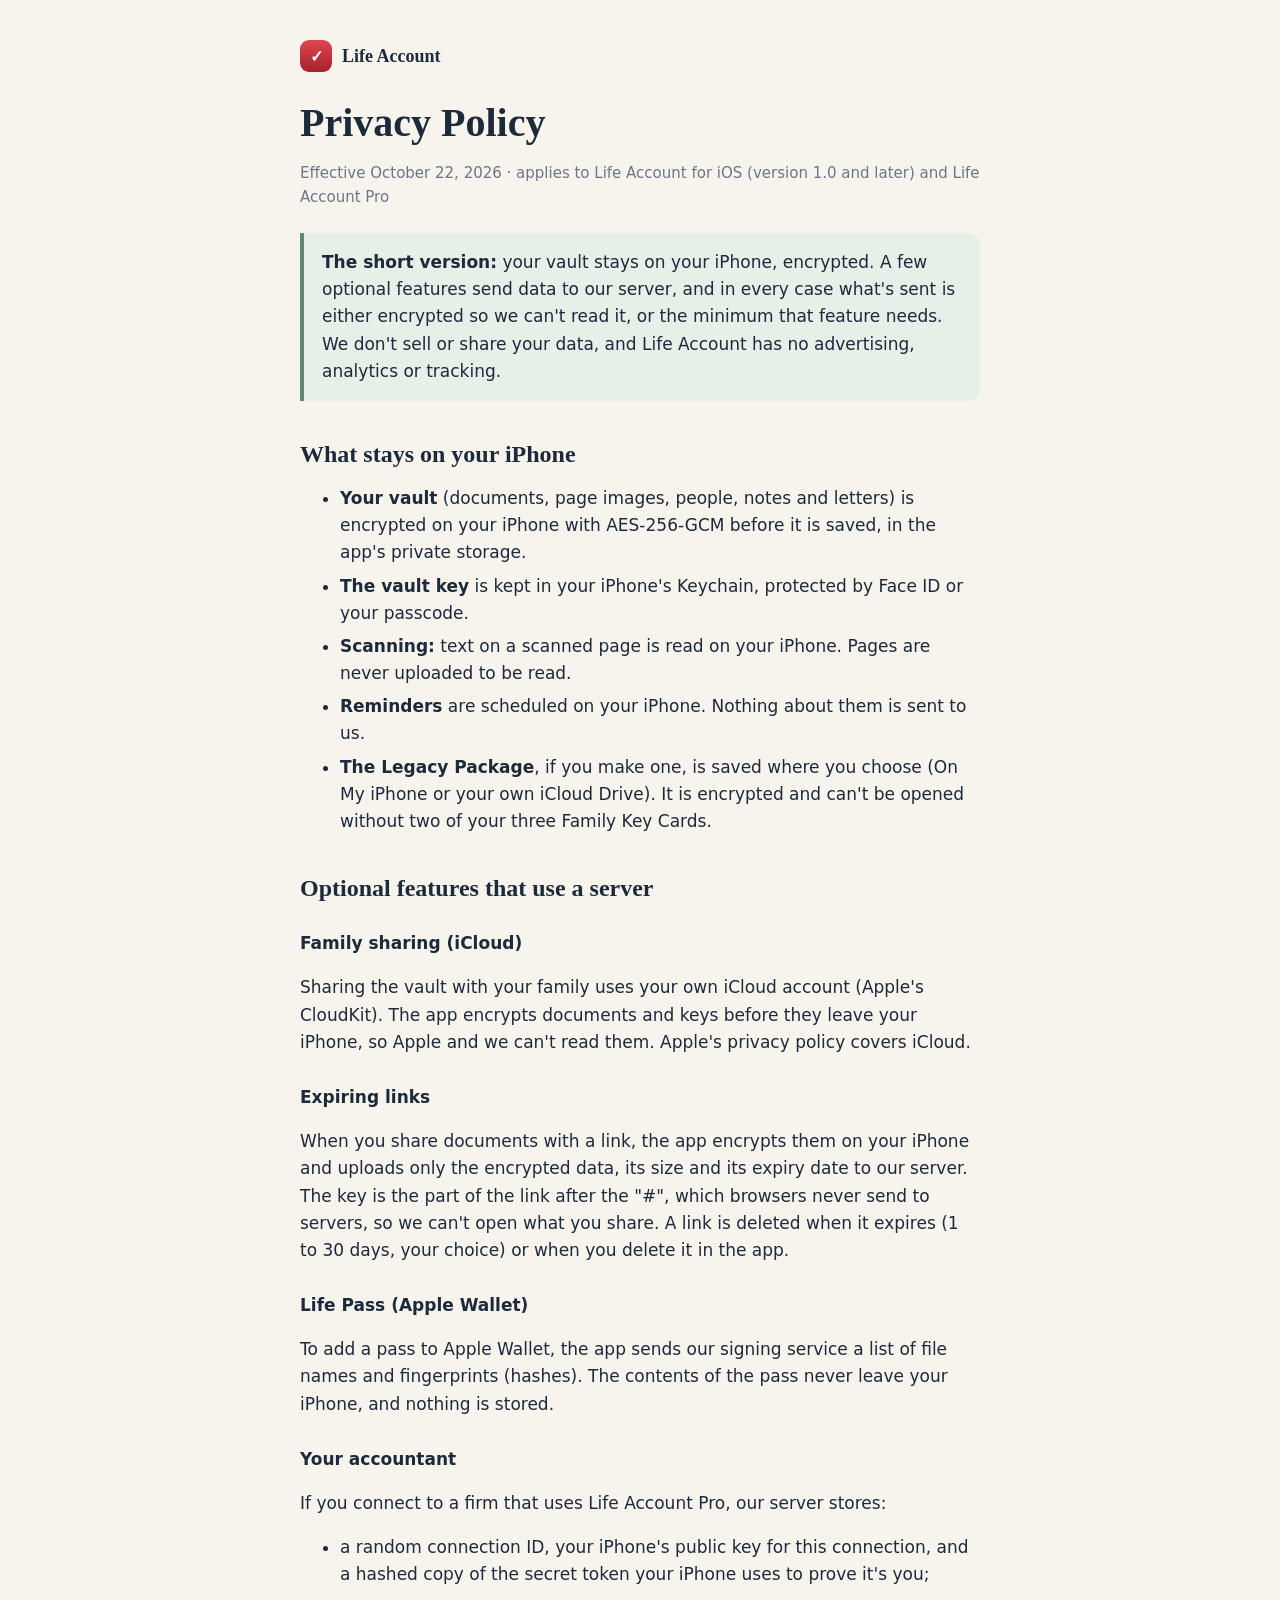
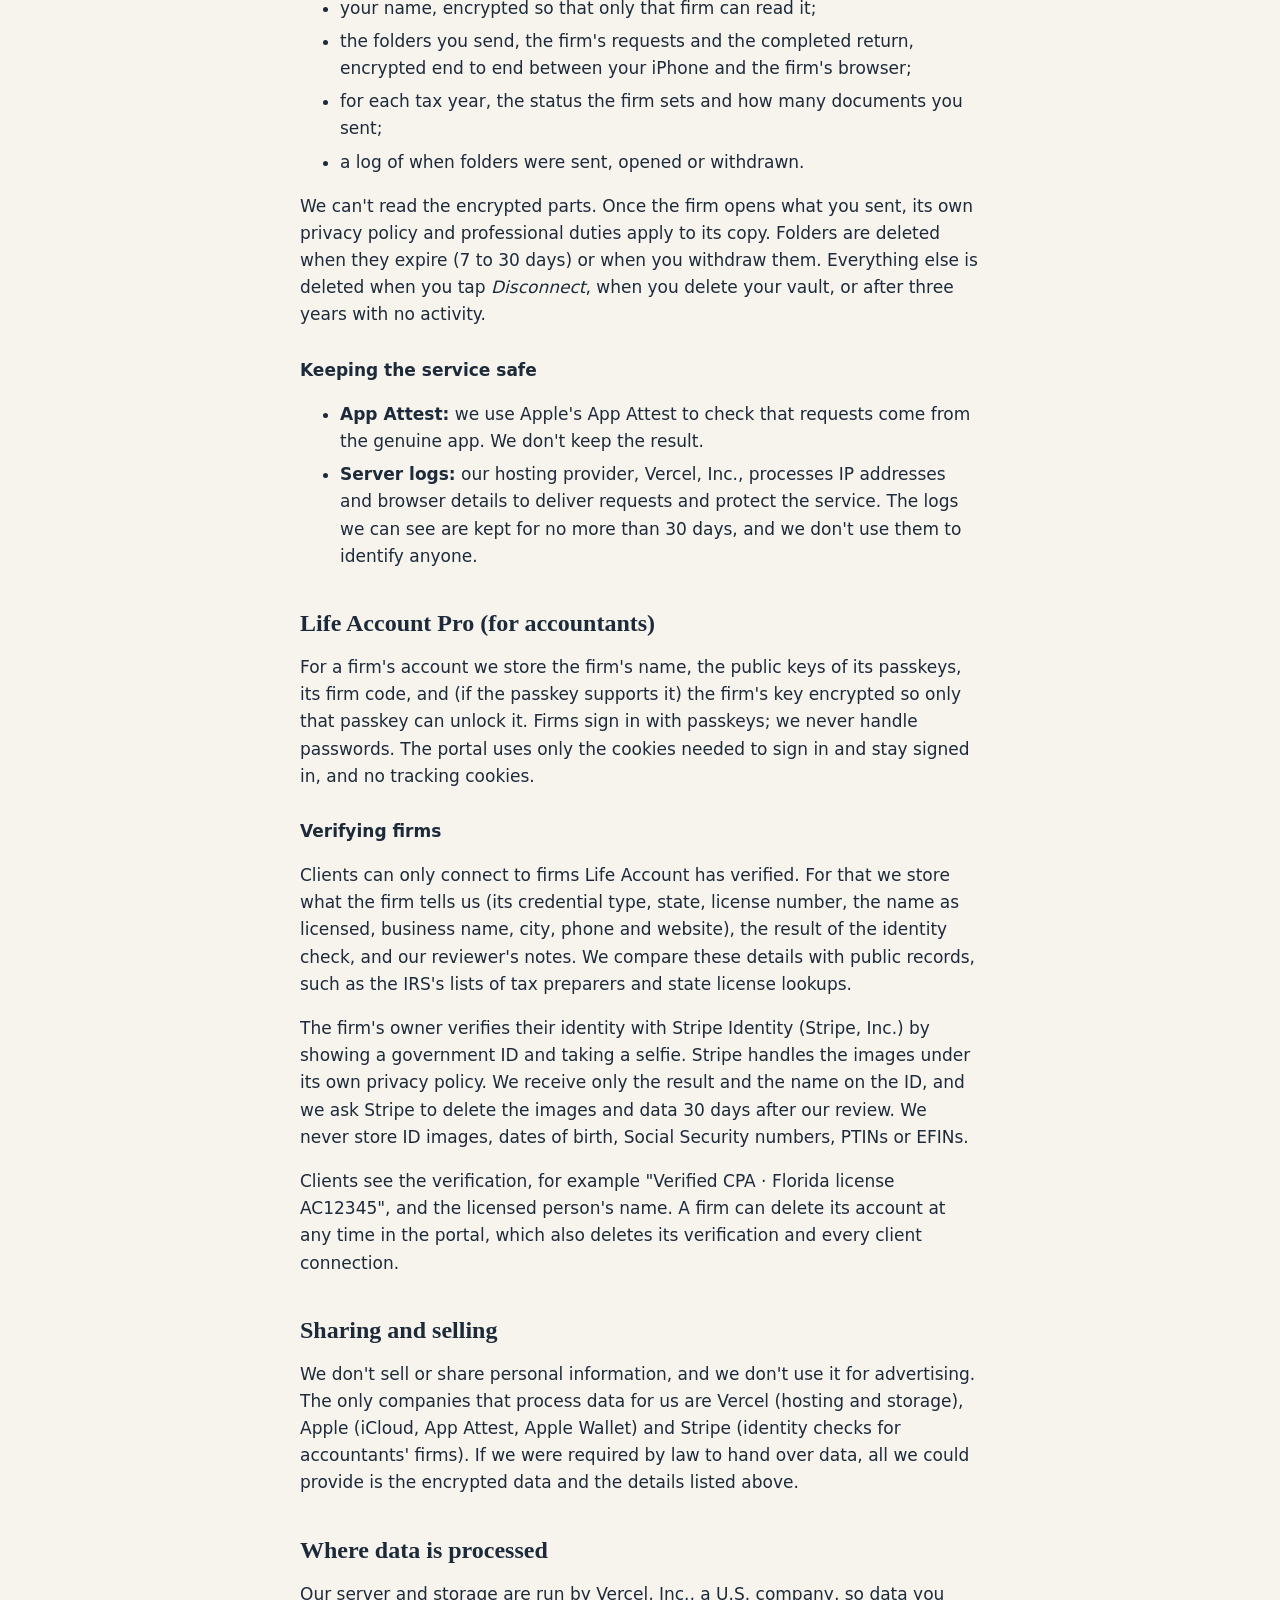
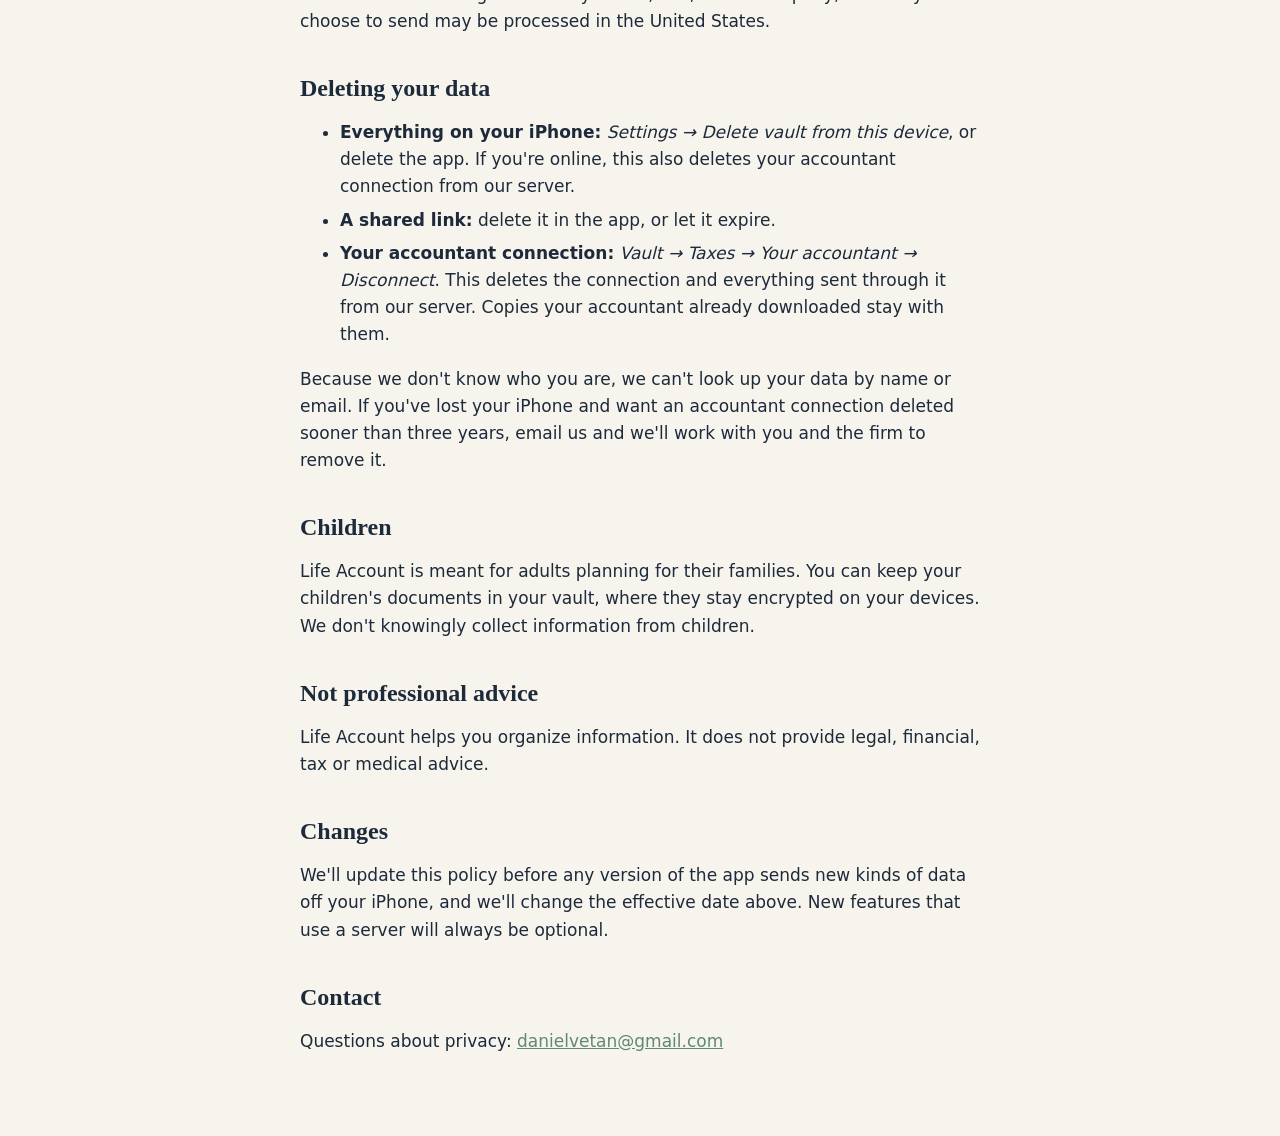
<file: privacy.html>
<!doctype html>
<html lang="en">
<head>
<meta charset="utf-8">
<meta name="viewport" content="width=device-width, initial-scale=1">
<title>Life Account — Privacy Policy</title>
<link rel="stylesheet" href="style.css">
</head>
<body>
<main>
  <a class="brand" href="index.html"><span class="mark">✓</span> Life Account</a>
  <h1>Privacy Policy</h1>
  <p class="muted">Effective October 22, 2026 · applies to Life Account for iOS (version 1.0 and later) and Life Account Pro</p>

  <div class="callout">
    <strong>The short version:</strong> your vault stays on your iPhone, encrypted. A few optional features send data
    to our server, and in every case what's sent is either encrypted so we can't read it, or the minimum that feature needs.
    We don't sell or share your data, and Life Account has no advertising, analytics or tracking.
  </div>

  <h2>What stays on your iPhone</h2>
  <ul>
    <li><strong>Your vault</strong> (documents, page images, people, notes and letters) is encrypted on your iPhone with AES-256-GCM before it is saved, in the app's private storage.</li>
    <li><strong>The vault key</strong> is kept in your iPhone's Keychain, protected by Face ID or your passcode.</li>
    <li><strong>Scanning:</strong> text on a scanned page is read on your iPhone. Pages are never uploaded to be read.</li>
    <li><strong>Reminders</strong> are scheduled on your iPhone. Nothing about them is sent to us.</li>
    <li><strong>The Legacy Package</strong>, if you make one, is saved where you choose (On My iPhone or your own iCloud Drive). It is encrypted and can't be opened without two of your three Family Key Cards.</li>
  </ul>

  <h2>Optional features that use a server</h2>

  <h3>Family sharing (iCloud)</h3>
  <p>Sharing the vault with your family uses your own iCloud account (Apple's CloudKit). The app encrypts documents and keys before they leave your iPhone, so Apple and we can't read them. Apple's privacy policy covers iCloud.</p>

  <h3>Expiring links</h3>
  <p>When you share documents with a link, the app encrypts them on your iPhone and uploads only the encrypted data, its size and its expiry date to our server. The key is the part of the link after the "#", which browsers never send to servers, so we can't open what you share. A link is deleted when it expires (1 to 30 days, your choice) or when you delete it in the app.</p>

  <h3>Life Pass (Apple Wallet)</h3>
  <p>To add a pass to Apple Wallet, the app sends our signing service a list of file names and fingerprints (hashes). The contents of the pass never leave your iPhone, and nothing is stored.</p>

  <h3>Your accountant</h3>
  <p>If you connect to a firm that uses Life Account Pro, our server stores:</p>
  <ul>
    <li>a random connection ID, your iPhone's public key for this connection, and a hashed copy of the secret token your iPhone uses to prove it's you;</li>
    <li>your name, encrypted so that only that firm can read it;</li>
    <li>the folders you send, the firm's requests and the completed return, encrypted end to end between your iPhone and the firm's browser;</li>
    <li>for each tax year, the status the firm sets and how many documents you sent;</li>
    <li>a log of when folders were sent, opened or withdrawn.</li>
  </ul>
  <p>We can't read the encrypted parts. Once the firm opens what you sent, its own privacy policy and professional duties apply to its copy. Folders are deleted when they expire (7 to 30 days) or when you withdraw them. Everything else is deleted when you tap <em>Disconnect</em>, when you delete your vault, or after three years with no activity.</p>

  <h3>Keeping the service safe</h3>
  <ul>
    <li><strong>App Attest:</strong> we use Apple's App Attest to check that requests come from the genuine app. We don't keep the result.</li>
    <li><strong>Server logs:</strong> our hosting provider, Vercel, Inc., processes IP addresses and browser details to deliver requests and protect the service. The logs we can see are kept for no more than 30 days, and we don't use them to identify anyone.</li>
  </ul>

  <h2>Life Account Pro (for accountants)</h2>
  <p>For a firm's account we store the firm's name, the public keys of its passkeys, its firm code, and (if the passkey supports it) the firm's key encrypted so only that passkey can unlock it. Firms sign in with passkeys; we never handle passwords. The portal uses only the cookies needed to sign in and stay signed in, and no tracking cookies.</p>

  <h3>Verifying firms</h3>
  <p>Clients can only connect to firms Life Account has verified. For that we store what the firm tells us (its credential type, state, license number, the name as licensed, business name, city, phone and website), the result of the identity check, and our reviewer's notes. We compare these details with public records, such as the IRS's lists of tax preparers and state license lookups.</p>
  <p>The firm's owner verifies their identity with Stripe Identity (Stripe, Inc.) by showing a government ID and taking a selfie. Stripe handles the images under its own privacy policy. We receive only the result and the name on the ID, and we ask Stripe to delete the images and data 30 days after our review. We never store ID images, dates of birth, Social Security numbers, PTINs or EFINs.</p>
  <p>Clients see the verification, for example "Verified CPA · Florida license AC12345", and the licensed person's name. A firm can delete its account at any time in the portal, which also deletes its verification and every client connection.</p>

  <h2>Sharing and selling</h2>
  <p>We don't sell or share personal information, and we don't use it for advertising. The only companies that process data for us are Vercel (hosting and storage), Apple (iCloud, App Attest, Apple Wallet) and Stripe (identity checks for accountants' firms). If we were required by law to hand over data, all we could provide is the encrypted data and the details listed above.</p>

  <h2>Where data is processed</h2>
  <p>Our server and storage are run by Vercel, Inc., a U.S. company, so data you choose to send may be processed in the United States.</p>

  <h2>Deleting your data</h2>
  <ul>
    <li><strong>Everything on your iPhone:</strong> <em>Settings → Delete vault from this device</em>, or delete the app. If you're online, this also deletes your accountant connection from our server.</li>
    <li><strong>A shared link:</strong> delete it in the app, or let it expire.</li>
    <li><strong>Your accountant connection:</strong> <em>Vault → Taxes → Your accountant → Disconnect</em>. This deletes the connection and everything sent through it from our server. Copies your accountant already downloaded stay with them.</li>
  </ul>
  <p>Because we don't know who you are, we can't look up your data by name or email. If you've lost your iPhone and want an accountant connection deleted sooner than three years, email us and we'll work with you and the firm to remove it.</p>

  <h2>Children</h2>
  <p>Life Account is meant for adults planning for their families. You can keep your children's documents in your vault, where they stay encrypted on your devices. We don't knowingly collect information from children.</p>

  <h2>Not professional advice</h2>
  <p>Life Account helps you organize information. It does not provide legal, financial, tax or medical advice.</p>

  <h2>Changes</h2>
  <p>We'll update this policy before any version of the app sends new kinds of data off your iPhone, and we'll change the effective date above. New features that use a server will always be optional.</p>

  <h2>Contact</h2>
  <p>Questions about privacy: <a href="mailto:danielvetan@gmail.com">danielvetan@gmail.com</a></p>
</main>
</body>
</html>
</file>
<file: style.css>
:root {
  --ink: #1d2a3a; --muted: #6b7686; --paper: #f7f4ee; --card: #ffffff;
  --sage: #5f8a72; --sage-wash: #e7efe9; --line: #e6e1d6;
  --serif: "Iowan Old Style", "Palatino Linotype", Georgia, serif;
  --sans: -apple-system, BlinkMacSystemFont, "Segoe UI", system-ui, sans-serif;
}
@media (prefers-color-scheme: dark) {
  :root { --ink: #ece8df; --muted: #a5adb8; --paper: #151c25; --card: #1e2733; --sage-wash: #22342b; --line: #2c3644; }
}
* { box-sizing: border-box; }
body { margin: 0; background: var(--paper); color: var(--ink); font: 17px/1.6 var(--sans); }
main { max-width: 720px; margin: 0 auto; padding: 40px 20px 64px; }
.brand { display: inline-flex; align-items: center; gap: 10px; font: 600 18px var(--serif); color: var(--ink); text-decoration: none; }
.mark { display: inline-grid; place-items: center; width: 32px; height: 32px; border-radius: 9px; background: linear-gradient(180deg, #e0464f, #a8202c); color: #fff; font-size: 16px; }
h1 { font: 600 clamp(28px, 6vw, 40px)/1.15 var(--serif); margin: 28px 0 12px; }
h2 { font: 600 24px var(--serif); margin: 40px 0 8px; }
h3 { font-size: 17px; margin: 28px 0 4px; }
.lede { font-size: 19px; color: var(--muted); }
.muted { color: var(--muted); font-size: 15px; }
.callout { background: var(--sage-wash); border-left: 4px solid var(--sage); border-radius: 0 12px 12px 0; padding: 16px 18px; margin: 24px 0; }
a { color: var(--sage); }
li + li { margin-top: 6px; }
footer { margin-top: 56px; padding-top: 16px; border-top: 1px solid var(--line); color: var(--muted); font-size: 14px; }
</file>
